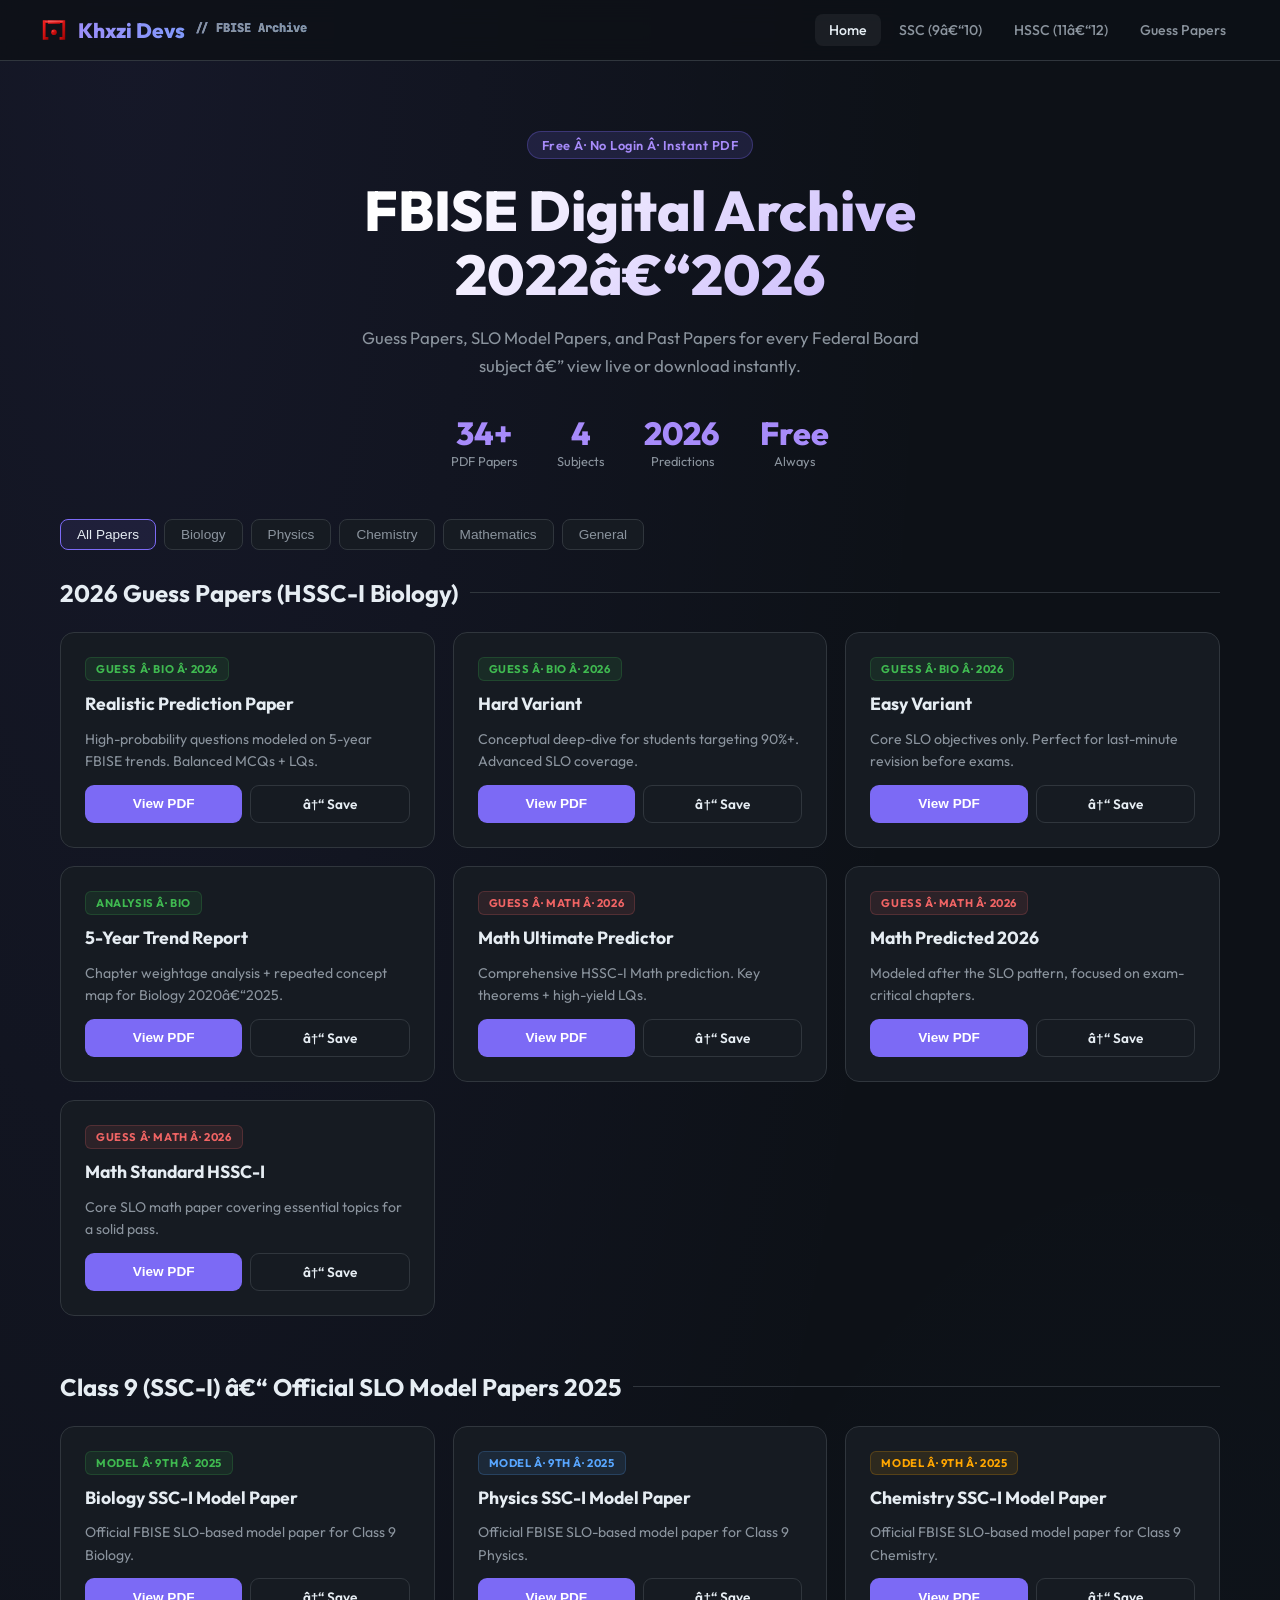
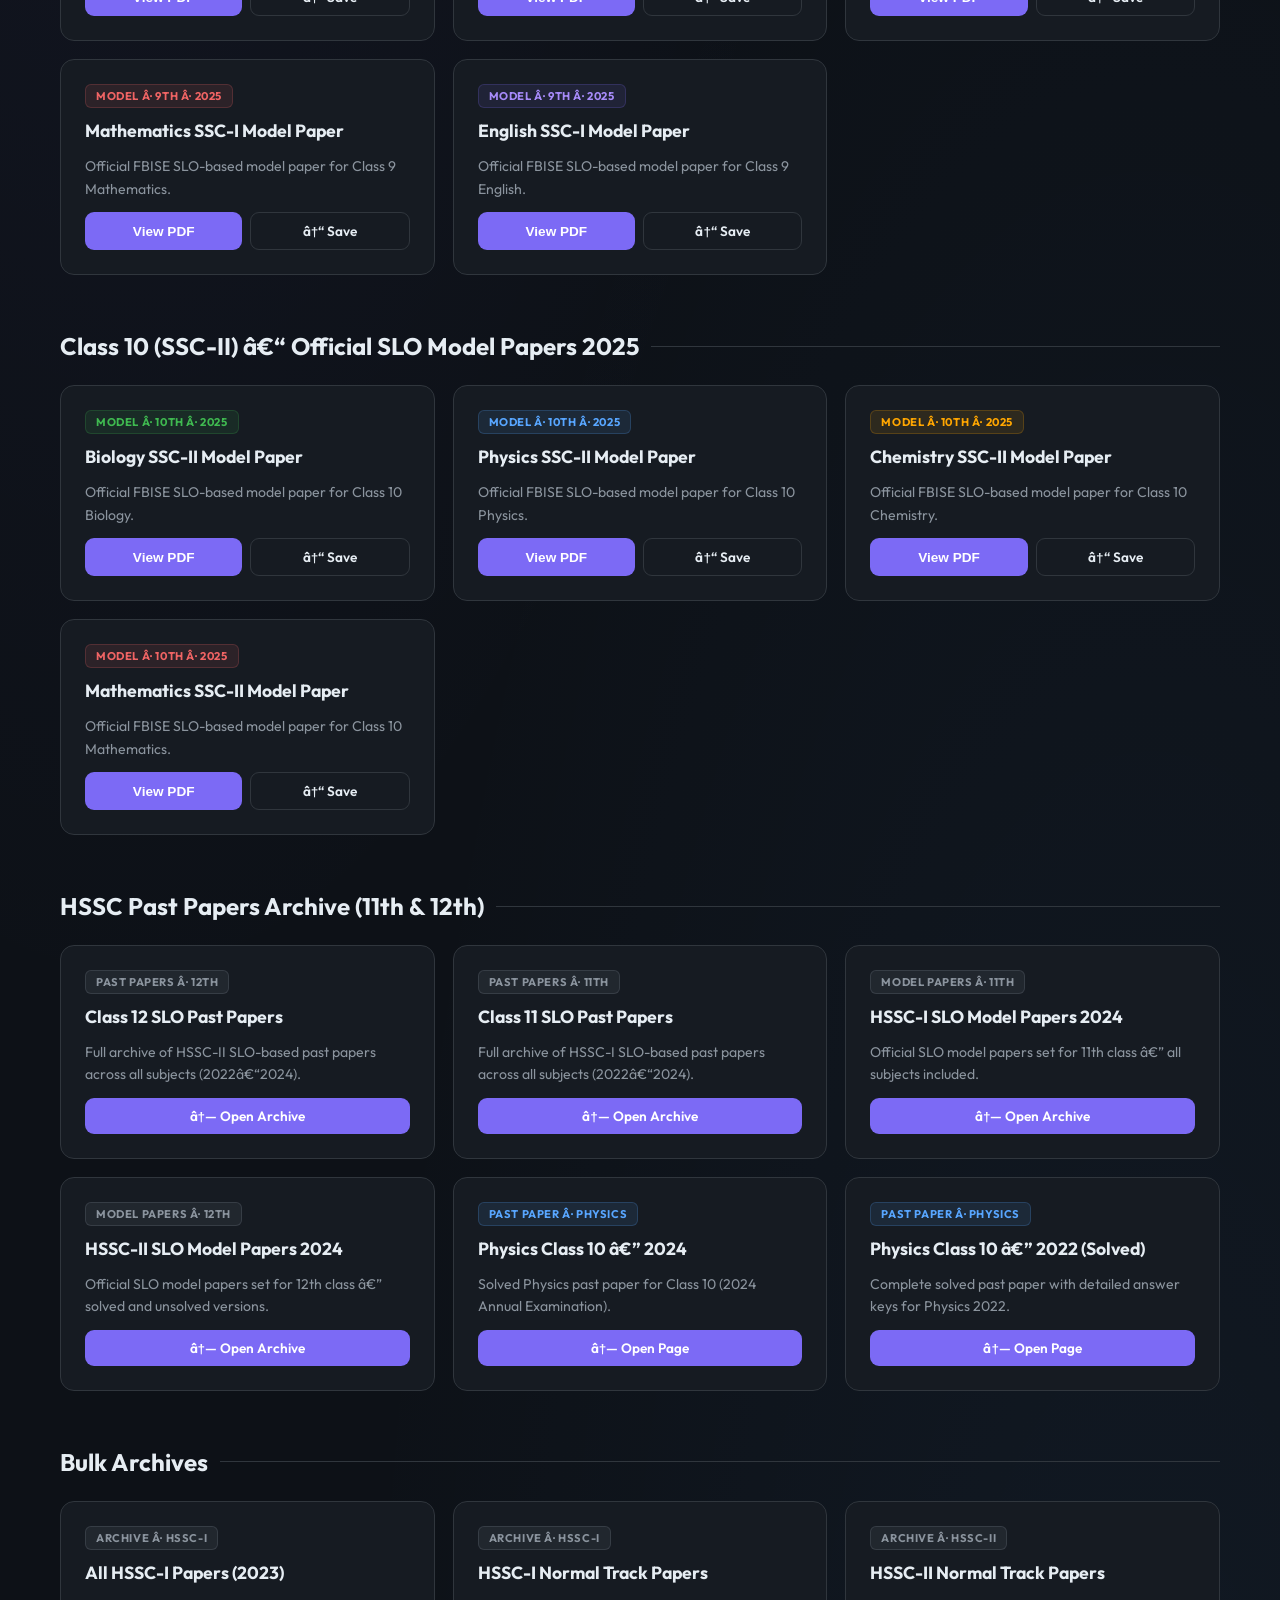
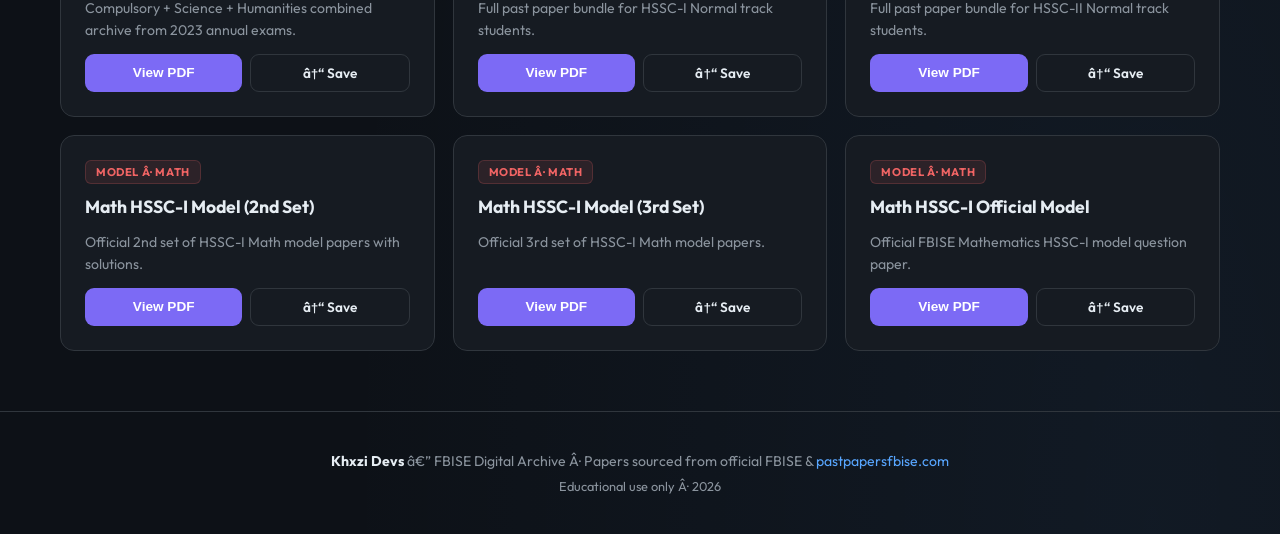
<file: index.html>
﻿<!DOCTYPE html>
<html lang="en">
<head>
<meta charset="UTF-8">
<meta name="viewport" content="width=device-width, initial-scale=1.0">
<meta name="description" content="Khxzi Devs FBISE Archive â€“ Free FBISE guess papers, SLO model papers, and past papers for 9th, 10th, 11th & 12th class. View online or download PDF.">
<title>Khxzi Devs | FBISE Archive â€“ Guess & Model Papers 2025â€“26</title>
<link rel="stylesheet" href="assets/css/style.css">
  <link rel="icon" type="image/svg+xml" href="assets/logo.svg">
</head>
<body>

<nav>
  <div class="nav-inner">
    <a href="index.html" class="logo" style="display:flex;align-items:center;gap:10px;"><img src="assets/logo.svg" alt="Logo" style="height:28px;">Khxzi Devs<span>// FBISE Archive</span></a>
    <div class="nav-links" id="navLinks">
      <a href="index.html" class="active">Home</a>
      <a href="ssc.html">SSC (9â€“10)</a>
      <a href="hssc.html">HSSC (11â€“12)</a>
      <a href="guess.html">Guess Papers</a>
    </div>
    <button class="hamburger" id="hamburger">â˜°</button>
  </div>
</nav>

<!-- HERO -->
<section class="hero fade-up">
  <div class="hero-badge">Free Â· No Login Â· Instant PDF</div>
  <h1>FBISE Digital Archive<br>2022â€“2026</h1>
  <p>Guess Papers, SLO Model Papers, and Past Papers for every Federal Board subject â€” view live or download instantly.</p>
  <div class="hero-stats">
    <div class="stat"><div class="stat-n">34+</div><div class="stat-l">PDF Papers</div></div>
    <div class="stat"><div class="stat-n">4</div><div class="stat-l">Subjects</div></div>
    <div class="stat"><div class="stat-n">2026</div><div class="stat-l">Predictions</div></div>
    <div class="stat"><div class="stat-n">Free</div><div class="stat-l">Always</div></div>
  </div>
</section>

<main class="container">

  <!-- FILTERS -->
  <div class="filters">
    <button class="filter-btn active" data-filter="all">All Papers</button>
    <button class="filter-btn" data-filter="bio">Biology</button>
    <button class="filter-btn" data-filter="phy">Physics</button>
    <button class="filter-btn" data-filter="che">Chemistry</button>
    <button class="filter-btn" data-filter="mat">Mathematics</button>
    <button class="filter-btn" data-filter="gen">General</button>
  </div>

  <!-- 2026 GUESS PAPERS -->
  <h2 class="section-title">2026 Guess Papers (HSSC-I Biology)</h2>
  <div class="grid">
    <div class="card" data-subject="bio">
      <span class="card-tag tag-bio">Guess Â· Bio Â· 2026</span>
      <h3>Realistic Prediction Paper</h3>
      <p>High-probability questions modeled on 5-year FBISE trends. Balanced MCQs + LQs.</p>
      <div class="card-actions">
        <button class="btn btn-view" onclick="viewPDF('papers/FBISE_Biology_2026_Realistic_Paper.pdf','Biology 2026 Realistic')">View PDF</button>
        <a class="btn btn-dl" href="papers/FBISE_Biology_2026_Realistic_Paper.pdf" download>â†“ Save</a>
      </div>
    </div>
    <div class="card" data-subject="bio">
      <span class="card-tag tag-bio">Guess Â· Bio Â· 2026</span>
      <h3>Hard Variant</h3>
      <p>Conceptual deep-dive for students targeting 90%+. Advanced SLO coverage.</p>
      <div class="card-actions">
        <button class="btn btn-view" onclick="viewPDF('papers/FBISE_Biology_2026_Hard_Paper.pdf','Biology 2026 Hard')">View PDF</button>
        <a class="btn btn-dl" href="papers/FBISE_Biology_2026_Hard_Paper.pdf" download>â†“ Save</a>
      </div>
    </div>
    <div class="card" data-subject="bio">
      <span class="card-tag tag-bio">Guess Â· Bio Â· 2026</span>
      <h3>Easy Variant</h3>
      <p>Core SLO objectives only. Perfect for last-minute revision before exams.</p>
      <div class="card-actions">
        <button class="btn btn-view" onclick="viewPDF('papers/FBISE_Biology_2026_Easy_Paper.pdf','Biology 2026 Easy')">View PDF</button>
        <a class="btn btn-dl" href="papers/FBISE_Biology_2026_Easy_Paper.pdf" download>â†“ Save</a>
      </div>
    </div>
    <div class="card" data-subject="bio">
      <span class="card-tag tag-bio">Analysis Â· Bio</span>
      <h3>5-Year Trend Report</h3>
      <p>Chapter weightage analysis + repeated concept map for Biology 2020â€“2025.</p>
      <div class="card-actions">
        <button class="btn btn-view" onclick="viewPDF('papers/FBISE_Biology_2026_Analysis_Report.pdf','Biology Trend Analysis')">View PDF</button>
        <a class="btn btn-dl" href="papers/FBISE_Biology_2026_Analysis_Report.pdf" download>â†“ Save</a>
      </div>
    </div>
    <div class="card" data-subject="mat">
      <span class="card-tag tag-mat">Guess Â· Math Â· 2026</span>
      <h3>Math Ultimate Predictor</h3>
      <p>Comprehensive HSSC-I Math prediction. Key theorems + high-yield LQs.</p>
      <div class="card-actions">
        <button class="btn btn-view" onclick="viewPDF('papers/FBISE_Math_HSSC1_Ultimate_2026.pdf','Math 2026 Ultimate')">View PDF</button>
        <a class="btn btn-dl" href="papers/FBISE_Math_HSSC1_Ultimate_2026.pdf" download>â†“ Save</a>
      </div>
    </div>
    <div class="card" data-subject="mat">
      <span class="card-tag tag-mat">Guess Â· Math Â· 2026</span>
      <h3>Math Predicted 2026</h3>
      <p>Modeled after the SLO pattern, focused on exam-critical chapters.</p>
      <div class="card-actions">
        <button class="btn btn-view" onclick="viewPDF('papers/FBISE_HSSC1_Math_Predicted_2026.pdf','Math 2026 Predicted')">View PDF</button>
        <a class="btn btn-dl" href="papers/FBISE_HSSC1_Math_Predicted_2026.pdf" download>â†“ Save</a>
      </div>
    </div>
    <div class="card" data-subject="mat">
      <span class="card-tag tag-mat">Guess Â· Math Â· 2026</span>
      <h3>Math Standard HSSC-I</h3>
      <p>Core SLO math paper covering essential topics for a solid pass.</p>
      <div class="card-actions">
        <button class="btn btn-view" onclick="viewPDF('papers/FBISE_Math_HSSC1_2026.pdf','Math 2026 Standard')">View PDF</button>
        <a class="btn btn-dl" href="papers/FBISE_Math_HSSC1_2026.pdf" download>â†“ Save</a>
      </div>
    </div>
  </div>

  <!-- 9TH CLASS MODEL PAPERS (downloaded from pastpapersfbise.com) -->
  <h2 class="section-title" style="margin-top:56px">Class 9 (SSC-I) â€“ Official SLO Model Papers 2025</h2>
  <div class="grid">
    <div class="card" data-subject="bio">
      <span class="card-tag tag-bio">Model Â· 9th Â· 2025</span>
      <h3>Biology SSC-I Model Paper</h3>
      <p>Official FBISE SLO-based model paper for Class 9 Biology.</p>
      <div class="card-actions">
        <button class="btn btn-view" onclick="viewPDF('papers/Biology_SSC-I_Model_2025.pdf','Biology SSC-I 2025')">View PDF</button>
        <a class="btn btn-dl" href="papers/Biology_SSC-I_Model_2025.pdf" download>â†“ Save</a>
      </div>
    </div>
    <div class="card" data-subject="phy">
      <span class="card-tag tag-phy">Model Â· 9th Â· 2025</span>
      <h3>Physics SSC-I Model Paper</h3>
      <p>Official FBISE SLO-based model paper for Class 9 Physics.</p>
      <div class="card-actions">
        <button class="btn btn-view" onclick="viewPDF('papers/Physics_SSC-I_Model_2025.pdf','Physics SSC-I 2025')">View PDF</button>
        <a class="btn btn-dl" href="papers/Physics_SSC-I_Model_2025.pdf" download>â†“ Save</a>
      </div>
    </div>
    <div class="card" data-subject="che">
      <span class="card-tag tag-che">Model Â· 9th Â· 2025</span>
      <h3>Chemistry SSC-I Model Paper</h3>
      <p>Official FBISE SLO-based model paper for Class 9 Chemistry.</p>
      <div class="card-actions">
        <button class="btn btn-view" onclick="viewPDF('papers/Chemistry_SSC-I_Model_2025.pdf','Chemistry SSC-I 2025')">View PDF</button>
        <a class="btn btn-dl" href="papers/Chemistry_SSC-I_Model_2025.pdf" download>â†“ Save</a>
      </div>
    </div>
    <div class="card" data-subject="mat">
      <span class="card-tag tag-mat">Model Â· 9th Â· 2025</span>
      <h3>Mathematics SSC-I Model Paper</h3>
      <p>Official FBISE SLO-based model paper for Class 9 Mathematics.</p>
      <div class="card-actions">
        <button class="btn btn-view" onclick="viewPDF('papers/Math_SSC-I_Model_2025.pdf','Math SSC-I 2025')">View PDF</button>
        <a class="btn btn-dl" href="papers/Math_SSC-I_Model_2025.pdf" download>â†“ Save</a>
      </div>
    </div>
    <div class="card" data-subject="gen">
      <span class="card-tag tag-gen">Model Â· 9th Â· 2025</span>
      <h3>English SSC-I Model Paper</h3>
      <p>Official FBISE SLO-based model paper for Class 9 English.</p>
      <div class="card-actions">
        <button class="btn btn-view" onclick="viewPDF('papers/English_SSC-I_Model_2025.pdf','English SSC-I 2025')">View PDF</button>
        <a class="btn btn-dl" href="papers/English_SSC-I_Model_2025.pdf" download>â†“ Save</a>
      </div>
    </div>
  </div>

  <!-- 10TH CLASS MODEL PAPERS -->
  <h2 class="section-title" style="margin-top:56px">Class 10 (SSC-II) â€“ Official SLO Model Papers 2025</h2>
  <div class="grid">
    <div class="card" data-subject="bio">
      <span class="card-tag tag-bio">Model Â· 10th Â· 2025</span>
      <h3>Biology SSC-II Model Paper</h3>
      <p>Official FBISE SLO-based model paper for Class 10 Biology.</p>
      <div class="card-actions">
        <button class="btn btn-view" onclick="viewPDF('papers/Biology_SSC-II_Model_2025.pdf','Biology SSC-II 2025')">View PDF</button>
        <a class="btn btn-dl" href="papers/Biology_SSC-II_Model_2025.pdf" download>â†“ Save</a>
      </div>
    </div>
    <div class="card" data-subject="phy">
      <span class="card-tag tag-phy">Model Â· 10th Â· 2025</span>
      <h3>Physics SSC-II Model Paper</h3>
      <p>Official FBISE SLO-based model paper for Class 10 Physics.</p>
      <div class="card-actions">
        <button class="btn btn-view" onclick="viewPDF('papers/Physics_SSC-II_Model_2025.pdf','Physics SSC-II 2025')">View PDF</button>
        <a class="btn btn-dl" href="papers/Physics_SSC-II_Model_2025.pdf" download>â†“ Save</a>
      </div>
    </div>
    <div class="card" data-subject="che">
      <span class="card-tag tag-che">Model Â· 10th Â· 2025</span>
      <h3>Chemistry SSC-II Model Paper</h3>
      <p>Official FBISE SLO-based model paper for Class 10 Chemistry.</p>
      <div class="card-actions">
        <button class="btn btn-view" onclick="viewPDF('papers/Chemistry_SSC-II_Model_2025.pdf','Chemistry SSC-II 2025')">View PDF</button>
        <a class="btn btn-dl" href="papers/Chemistry_SSC-II_Model_2025.pdf" download>â†“ Save</a>
      </div>
    </div>
    <div class="card" data-subject="mat">
      <span class="card-tag tag-mat">Model Â· 10th Â· 2025</span>
      <h3>Mathematics SSC-II Model Paper</h3>
      <p>Official FBISE SLO-based model paper for Class 10 Mathematics.</p>
      <div class="card-actions">
        <button class="btn btn-view" onclick="viewPDF('papers/Math_SSC-II_Model_2025.pdf','Math SSC-II 2025')">View PDF</button>
        <a class="btn btn-dl" href="papers/Math_SSC-II_Model_2025.pdf" download>â†“ Save</a>
      </div>
    </div>
  </div>

  <!-- HSSC ARCHIVE + PAST PAPERS (external links) -->
  <h2 class="section-title" style="margin-top:56px">HSSC Past Papers Archive (11th &amp; 12th)</h2>
  <div class="grid">
    <div class="card" data-subject="gen">
      <span class="card-tag tag-arc">Past Papers Â· 12th</span>
      <h3>Class 12 SLO Past Papers</h3>
      <p>Full archive of HSSC-II SLO-based past papers across all subjects (2022â€“2024).</p>
      <div class="card-actions">
        <a class="btn btn-view" href="https://pastpapersfbise.com/federal-board-12th-class-slo-past-papers/" target="_blank">â†— Open Archive</a>
      </div>
    </div>
    <div class="card" data-subject="gen">
      <span class="card-tag tag-arc">Past Papers Â· 11th</span>
      <h3>Class 11 SLO Past Papers</h3>
      <p>Full archive of HSSC-I SLO-based past papers across all subjects (2022â€“2024).</p>
      <div class="card-actions">
        <a class="btn btn-view" href="https://pastpapersfbise.com/class-11-fbise-past-papers-pdf-download/" target="_blank">â†— Open Archive</a>
      </div>
    </div>
    <div class="card" data-subject="gen">
      <span class="card-tag tag-arc">Model Papers Â· 11th</span>
      <h3>HSSC-I SLO Model Papers 2024</h3>
      <p>Official SLO model papers set for 11th class â€” all subjects included.</p>
      <div class="card-actions">
        <a class="btn btn-view" href="https://pastpapersfbise.com/fbise-slo-model-papers-hssc-1-latest/" target="_blank">â†— Open Archive</a>
      </div>
    </div>
    <div class="card" data-subject="gen">
      <span class="card-tag tag-arc">Model Papers Â· 12th</span>
      <h3>HSSC-II SLO Model Papers 2024</h3>
      <p>Official SLO model papers set for 12th class â€” solved and unsolved versions.</p>
      <div class="card-actions">
        <a class="btn btn-view" href="https://pastpapersfbise.com/fbise-slo-model-papers-for-class-12/" target="_blank">â†— Open Archive</a>
      </div>
    </div>
    <div class="card" data-subject="phy">
      <span class="card-tag tag-phy">Past Paper Â· Physics</span>
      <h3>Physics Class 10 â€” 2024</h3>
      <p>Solved Physics past paper for Class 10 (2024 Annual Examination).</p>
      <div class="card-actions">
        <a class="btn btn-view" href="https://pastpapersfbise.com/fbise-past-papers-class-10-physics-2024/" target="_blank">â†— Open Page</a>
      </div>
    </div>
    <div class="card" data-subject="phy">
      <span class="card-tag tag-phy">Past Paper Â· Physics</span>
      <h3>Physics Class 10 â€” 2022 (Solved)</h3>
      <p>Complete solved past paper with detailed answer keys for Physics 2022.</p>
      <div class="card-actions">
        <a class="btn btn-view" href="https://pastpapersfbise.com/fbise-physics-past-paper-2022-class-10-solved/" target="_blank">â†— Open Page</a>
      </div>
    </div>
  </div>

  <!-- BULK ARCHIVES -->
  <h2 class="section-title" style="margin-top:56px">Bulk Archives</h2>
  <div class="grid">
    <div class="card" data-subject="gen">
      <span class="card-tag tag-arc">Archive Â· HSSC-I</span>
      <h3>All HSSC-I Papers (2023)</h3>
      <p>Compulsory + Science + Humanities combined archive from 2023 annual exams.</p>
      <div class="card-actions">
        <button class="btn btn-view" onclick="viewPDF('papers/2023 HSSC-I Compulsory+Science+Humanities.pdf','HSSC-I 2023 Full Archive')">View PDF</button>
        <a class="btn btn-dl" href="papers/2023 HSSC-I Compulsory+Science+Humanities.pdf" download>â†“ Save</a>
      </div>
    </div>
    <div class="card" data-subject="gen">
      <span class="card-tag tag-arc">Archive Â· HSSC-I</span>
      <h3>HSSC-I Normal Track Papers</h3>
      <p>Full past paper bundle for HSSC-I Normal track students.</p>
      <div class="card-actions">
        <button class="btn btn-view" onclick="viewPDF('papers/HSSC-I Normal.pdf','HSSC-I Normal')">View PDF</button>
        <a class="btn btn-dl" href="papers/HSSC-I Normal.pdf" download>â†“ Save</a>
      </div>
    </div>
    <div class="card" data-subject="gen">
      <span class="card-tag tag-arc">Archive Â· HSSC-II</span>
      <h3>HSSC-II Normal Track Papers</h3>
      <p>Full past paper bundle for HSSC-II Normal track students.</p>
      <div class="card-actions">
        <button class="btn btn-view" onclick="viewPDF('papers/HSSC-II Normal.pdf','HSSC-II Normal')">View PDF</button>
        <a class="btn btn-dl" href="papers/HSSC-II Normal.pdf" download>â†“ Save</a>
      </div>
    </div>
    <div class="card" data-subject="mat">
      <span class="card-tag tag-mat">Model Â· Math</span>
      <h3>Math HSSC-I Model (2nd Set)</h3>
      <p>Official 2nd set of HSSC-I Math model papers with solutions.</p>
      <div class="card-actions">
        <button class="btn btn-view" onclick="viewPDF('papers/Mathematics HSSC-I (2nd Set).pdf','Math HSSC-I 2nd Set')">View PDF</button>
        <a class="btn btn-dl" href="papers/Mathematics HSSC-I (2nd Set).pdf" download>â†“ Save</a>
      </div>
    </div>
    <div class="card" data-subject="mat">
      <span class="card-tag tag-mat">Model Â· Math</span>
      <h3>Math HSSC-I Model (3rd Set)</h3>
      <p>Official 3rd set of HSSC-I Math model papers.</p>
      <div class="card-actions">
        <button class="btn btn-view" onclick="viewPDF('papers/Mathematics HSSC-I_(3rd Set).pdf','Math HSSC-I 3rd Set')">View PDF</button>
        <a class="btn btn-dl" href="papers/Mathematics HSSC-I_(3rd Set).pdf" download>â†“ Save</a>
      </div>
    </div>
    <div class="card" data-subject="mat">
      <span class="card-tag tag-mat">Model Â· Math</span>
      <h3>Math HSSC-I Official Model</h3>
      <p>Official FBISE Mathematics HSSC-I model question paper.</p>
      <div class="card-actions">
        <button class="btn btn-view" onclick="viewPDF('papers/Mathematics_HSSC-I_Model_Question_Paper.pdf','Math HSSC-I Official')">View PDF</button>
        <a class="btn btn-dl" href="papers/Mathematics_HSSC-I_Model_Question_Paper.pdf" download>â†“ Save</a>
      </div>
    </div>
  </div>

</main>

<!-- PDF VIEWER OVERLAY -->
<div id="viewer">
  <div class="viewer-bar">
    <h3 id="viewer-title">PDF Viewer</h3>
    <div class="viewer-actions">
      <a id="viewer-dl" class="btn btn-dl" download style="padding:8px 14px;text-decoration:none">â†“ Download</a>
      <button class="btn btn-view" onclick="closeViewer()" style="max-width:90px;flex:none">âœ• Close</button>
    </div>
  </div>
  <iframe class="viewer-iframe" id="viewer-iframe" src="about:blank"></iframe>
</div>

<footer>
  <p><strong>Khxzi Devs</strong> â€” FBISE Digital Archive Â· Papers sourced from official FBISE &amp; <a href="https://pastpapersfbise.com" target="_blank" style="color:var(--accent)">pastpapersfbise.com</a></p>
  <p style="margin-top:8px;font-size:.8rem">Educational use only Â· 2026</p>
</footer>

<script src="assets/js/main.js"></script>
</body>
</html>
</file>
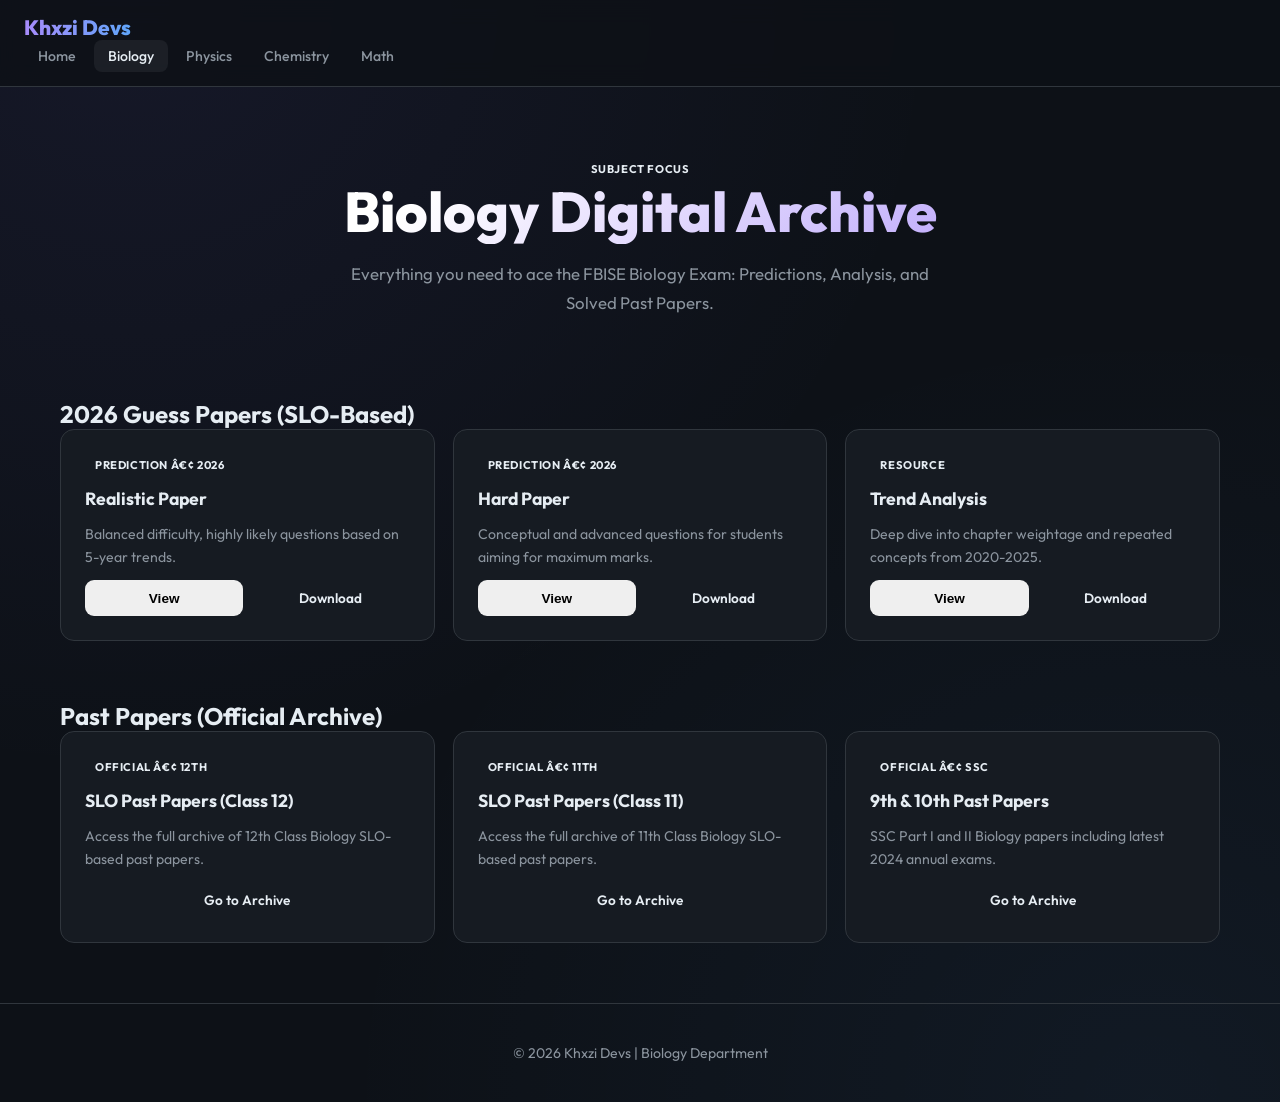
<file: biology.html>
﻿<!DOCTYPE html>
<html lang="en">
<head>
    <meta charset="UTF-8">
    <meta name="viewport" content="width=device-width, initial-scale=1.0">
    <title>Biology Archive | Khxzi Devs</title>
    <link rel="stylesheet" href="assets/css/style.css">
    <link rel="preconnect" href="https://fonts.googleapis.com">
    <link href="https://fonts.googleapis.com/css2?family=Outfit:wght@300;400;600;800&display=swap" rel="stylesheet">
  <link rel="icon" type="image/svg+xml" href="assets/logo.svg">
</head>
<body>
    <nav>
        <div class="nav-container">
            <a href="index.html" class="logo">Khxzi Devs</a>
            <div class="nav-links">
                <a href="index.html">Home</a>
                <a href="biology.html" class="active">Biology</a>
                <a href="physics.html">Physics</a>
                <a href="chemistry.html">Chemistry</a>
                <a href="math.html">Math</a>
            </div>
        </div>
    </nav>

    <main class="container">
        <header class="hero animate-up">
            <span class="card-tag">Subject Focus</span>
            <h1>Biology Digital Archive</h1>
            <p>Everything you need to ace the FBISE Biology Exam: Predictions, Analysis, and Solved Past Papers.</p>
        </header>

        <section class="animate-up">
            <h2>2026 Guess Papers (SLO-Based)</h2>
            <div class="grid">
                <!-- Realistic -->
                <div class="card">
                    <span class="card-tag">Prediction â€¢ 2026</span>
                    <h3>Realistic Paper</h3>
                    <p>Balanced difficulty, highly likely questions based on 5-year trends.</p>
                    <div class="card-actions">
                        <button class="btn btn-primary" onclick="viewPDF('papers/FBISE_Biology_2026_Realistic_Paper.pdf')">View</button>
                        <a href="papers/FBISE_Biology_2026_Realistic_Paper.pdf" download class="btn btn-outline">Download</a>
                    </div>
                </div>

                <!-- Hard -->
                <div class="card">
                    <span class="card-tag">Prediction â€¢ 2026</span>
                    <h3>Hard Paper</h3>
                    <p>Conceptual and advanced questions for students aiming for maximum marks.</p>
                    <div class="card-actions">
                        <button class="btn btn-primary" onclick="viewPDF('papers/FBISE_Biology_2026_Hard_Paper.pdf')">View</button>
                        <a href="papers/FBISE_Biology_2026_Hard_Paper.pdf" download class="btn btn-outline">Download</a>
                    </div>
                </div>

                <!-- Analysis -->
                <div class="card">
                    <span class="card-tag">Resource</span>
                    <h3>Trend Analysis</h3>
                    <p>Deep dive into chapter weightage and repeated concepts from 2020-2025.</p>
                    <div class="card-actions">
                        <button class="btn btn-primary" onclick="viewPDF('papers/FBISE_Biology_2026_Analysis_Report.pdf')">View</button>
                        <a href="papers/FBISE_Biology_2026_Analysis_Report.pdf" download class="btn btn-outline">Download</a>
                    </div>
                </div>
            </div>
        </section>

        <section style="margin-top: 60px;" class="animate-up">
            <h2>Past Papers (Official Archive)</h2>
            <div class="grid">
                <div class="card">
                    <span class="card-tag">Official â€¢ 12th</span>
                    <h3>SLO Past Papers (Class 12)</h3>
                    <p>Access the full archive of 12th Class Biology SLO-based past papers.</p>
                    <a href="https://pastpapersfbise.com/federal-board-12th-class-slo-past-papers/" target="_blank" class="btn btn-outline">Go to Archive</a>
                </div>
                <div class="card">
                    <span class="card-tag">Official â€¢ 11th</span>
                    <h3>SLO Past Papers (Class 11)</h3>
                    <p>Access the full archive of 11th Class Biology SLO-based past papers.</p>
                    <a href="https://pastpapersfbise.com/class-11-fbise-past-papers-pdf-download/" target="_blank" class="btn btn-outline">Go to Archive</a>
                </div>
                <div class="card">
                    <span class="card-tag">Official â€¢ SSC</span>
                    <h3>9th & 10th Past Papers</h3>
                    <p>SSC Part I and II Biology papers including latest 2024 annual exams.</p>
                    <a href="https://pastpapersfbise.com/fbise-9th-class-past-papers/" target="_blank" class="btn btn-outline">Go to Archive</a>
                </div>
            </div>
        </section>
    </main>

    <div class="viewer-overlay" id="viewer">
        <div class="viewer-header">
            <h3 id="viewer-title">PDF Viewer</h3>
            <button class="btn btn-primary" style="max-width: 100px;" onclick="closeViewer()">Close</button>
        </div>
        <div class="viewer-content">
            <iframe id="pdf-frame"></iframe>
        </div>
    </div>

    <footer>
        <p>&copy; 2026 Khxzi Devs | Biology Department</p>
    </footer>

    <script src="assets/js/main.js"></script>
</body>
</html>
</file>
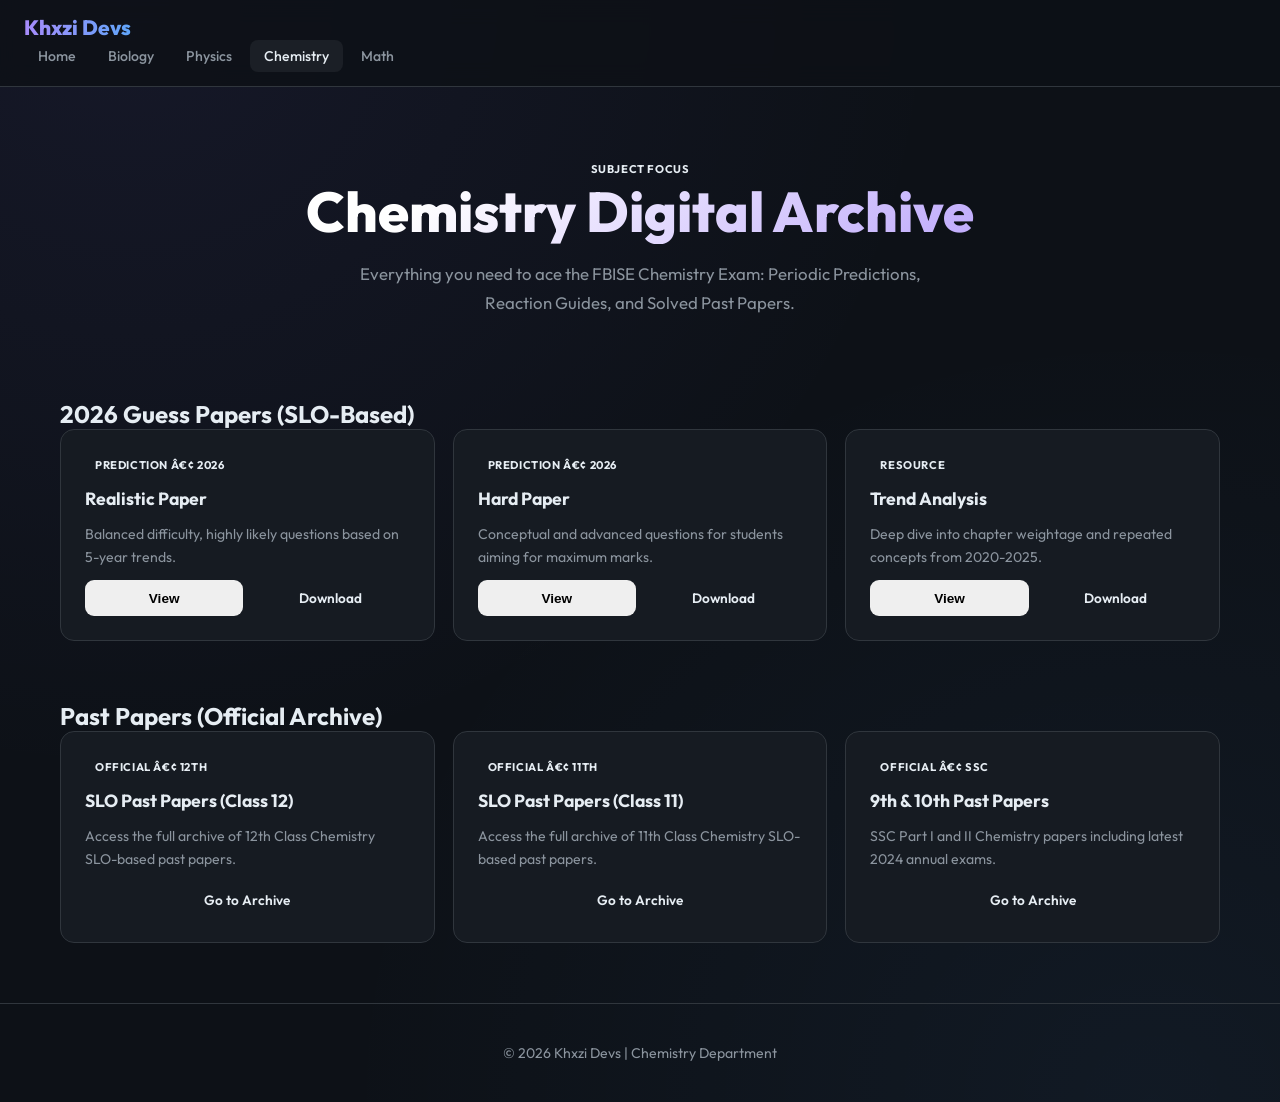
<file: chemistry.html>
﻿<!DOCTYPE html>
<html lang="en">
<head>
    <meta charset="UTF-8">
    <meta name="viewport" content="width=device-width, initial-scale=1.0">
    <title>Chemistry Archive | Khxzi Devs</title>
    <link rel="stylesheet" href="assets/css/style.css">
    <link rel="preconnect" href="https://fonts.googleapis.com">
    <link href="https://fonts.googleapis.com/css2?family=Outfit:wght@300;400;600;800&display=swap" rel="stylesheet">
  <link rel="icon" type="image/svg+xml" href="assets/logo.svg">
</head>
<body>
    <nav>
        <div class="nav-container">
            <a href="index.html" class="logo">Khxzi Devs</a>
            <div class="nav-links">
                <a href="index.html">Home</a>
                <a href="biology.html">Biology</a>
                <a href="physics.html">Physics</a>
                <a href="chemistry.html" class="active">Chemistry</a>
                <a href="math.html">Math</a>
            </div>
        </div>
    </nav>

    <main class="container">
        <header class="hero animate-up">
            <span class="card-tag">Subject Focus</span>
            <h1>Chemistry Digital Archive</h1>
            <p>Everything you need to ace the FBISE Chemistry Exam: Periodic Predictions, Reaction Guides, and Solved Past Papers.</p>
        </header>

        <section class="animate-up">
            <h2>2026 Guess Papers (SLO-Based)</h2>
            <div class="grid">
                <!-- Realistic -->
                <div class="card">
                    <span class="card-tag">Prediction â€¢ 2026</span>
                    <h3>Realistic Paper</h3>
                    <p>Balanced difficulty, highly likely questions based on 5-year trends.</p>
                    <div class="card-actions">
                        <button class="btn btn-primary" onclick="viewPDF('papers/FBISE_Biology_2026_Realistic_Paper.pdf')">View</button>
                        <a href="papers/FBISE_Biology_2026_Realistic_Paper.pdf" download class="btn btn-outline">Download</a>
                    </div>
                </div>

                <!-- Hard -->
                <div class="card">
                    <span class="card-tag">Prediction â€¢ 2026</span>
                    <h3>Hard Paper</h3>
                    <p>Conceptual and advanced questions for students aiming for maximum marks.</p>
                    <div class="card-actions">
                        <button class="btn btn-primary" onclick="viewPDF('papers/FBISE_Biology_2026_Hard_Paper.pdf')">View</button>
                        <a href="papers/FBISE_Biology_2026_Hard_Paper.pdf" download class="btn btn-outline">Download</a>
                    </div>
                </div>

                <!-- Analysis -->
                <div class="card">
                    <span class="card-tag">Resource</span>
                    <h3>Trend Analysis</h3>
                    <p>Deep dive into chapter weightage and repeated concepts from 2020-2025.</p>
                    <div class="card-actions">
                        <button class="btn btn-primary" onclick="viewPDF('papers/FBISE_Biology_2026_Analysis_Report.pdf')">View</button>
                        <a href="papers/FBISE_Biology_2026_Analysis_Report.pdf" download class="btn btn-outline">Download</a>
                    </div>
                </div>
            </div>
        </section>

        <section style="margin-top: 60px;" class="animate-up">
            <h2>Past Papers (Official Archive)</h2>
            <div class="grid">
                <div class="card">
                    <span class="card-tag">Official â€¢ 12th</span>
                    <h3>SLO Past Papers (Class 12)</h3>
                    <p>Access the full archive of 12th Class Chemistry SLO-based past papers.</p>
                    <a href="https://pastpapersfbise.com/fbise-slo-model-papers-for-class-12/" target="_blank" class="btn btn-outline">Go to Archive</a>
                </div>
                <div class="card">
                    <span class="card-tag">Official â€¢ 11th</span>
                    <h3>SLO Past Papers (Class 11)</h3>
                    <p>Access the full archive of 11th Class Chemistry SLO-based past papers.</p>
                    <a href="https://pastpapersfbise.com/fbise-slo-model-papers-hssc-1-latest/" target="_blank" class="btn btn-outline">Go to Archive</a>
                </div>
                <div class="card">
                    <span class="card-tag">Official â€¢ SSC</span>
                    <h3>9th & 10th Past Papers</h3>
                    <p>SSC Part I and II Chemistry papers including latest 2024 annual exams.</p>
                    <a href="https://pastpapersfbise.com/fbise-9th-class-past-papers/" target="_blank" class="btn btn-outline">Go to Archive</a>
                </div>
            </div>
        </section>
    </main>

    <div class="viewer-overlay" id="viewer">
        <div class="viewer-header">
            <h3 id="viewer-title">PDF Viewer</h3>
            <button class="btn btn-primary" style="max-width: 100px;" onclick="closeViewer()">Close</button>
        </div>
        <div class="viewer-content">
            <iframe id="pdf-frame"></iframe>
        </div>
    </div>

    <footer>
        <p>&copy; 2026 Khxzi Devs | Chemistry Department</p>
    </footer>

    <script src="assets/js/main.js"></script>
</body>
</html>
</file>
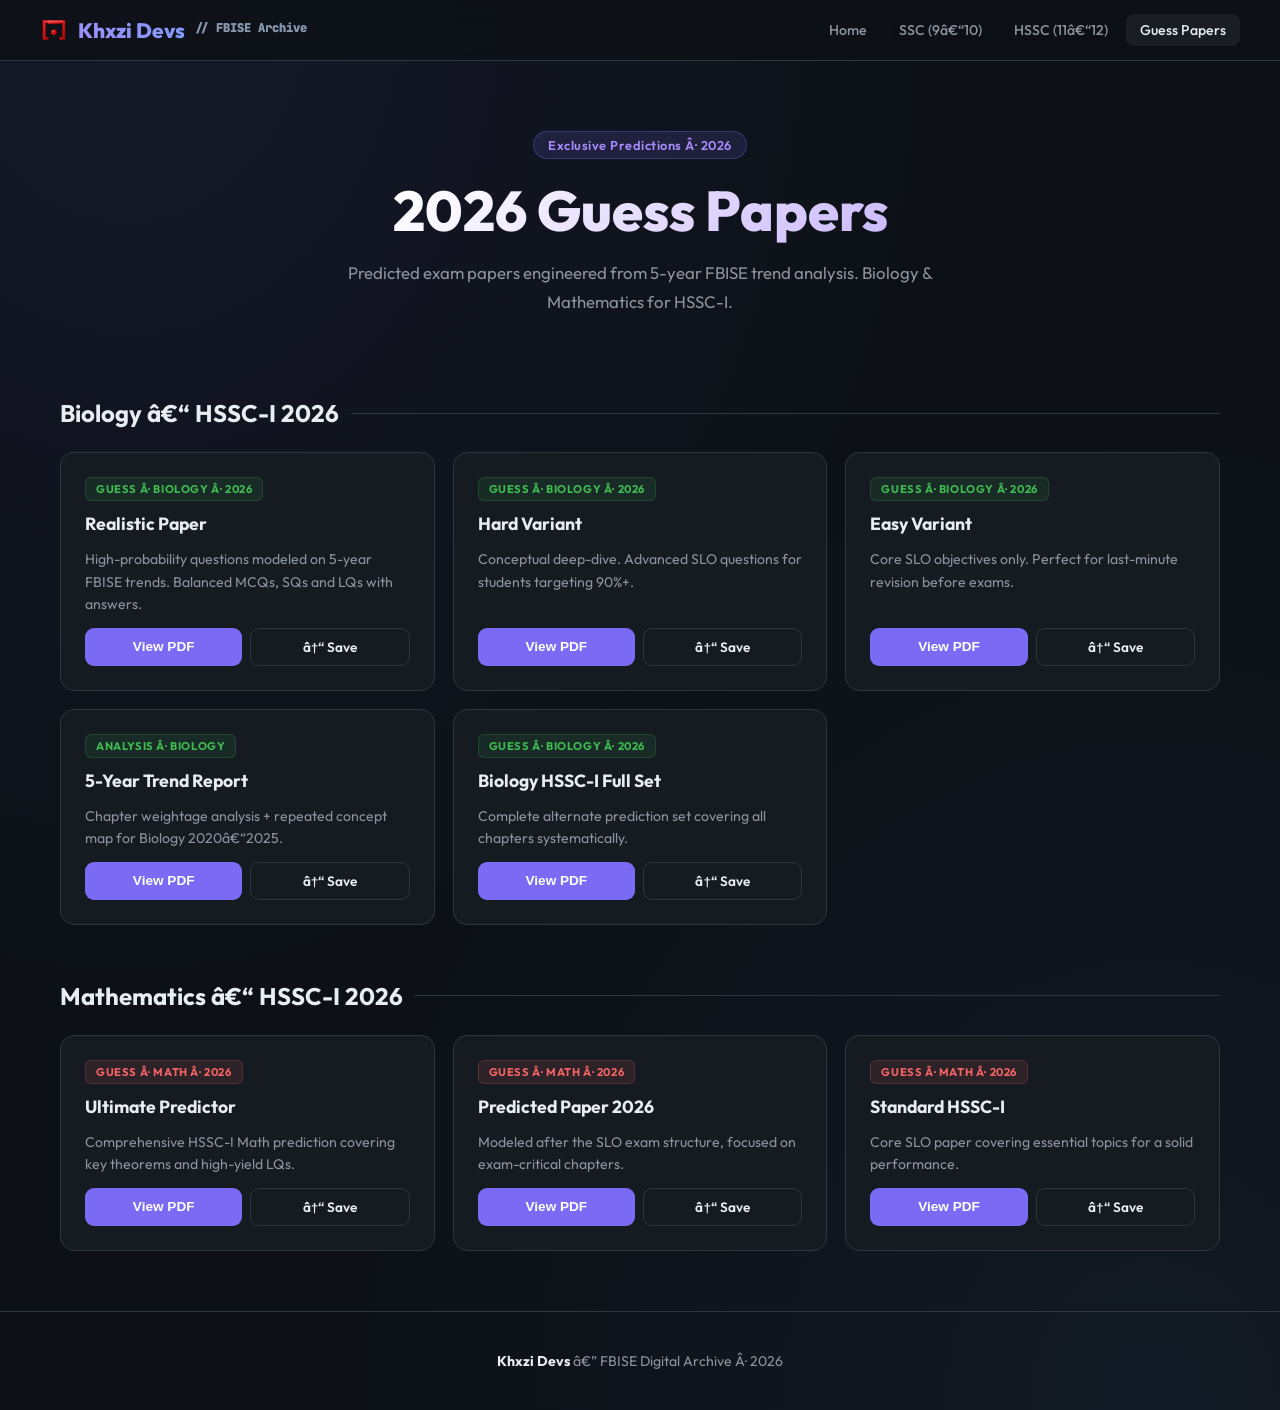
<file: guess.html>
﻿<!DOCTYPE html>
<html lang="en">
<head>
<meta charset="UTF-8">
<meta name="viewport" content="width=device-width, initial-scale=1.0">
<meta name="description" content="FBISE 2026 Guess Papers â€” Biology, Math predictions for HSSC-I. Free download and live viewer.">
<title>2026 Guess Papers | Khxzi Devs FBISE Archive</title>
<link rel="stylesheet" href="assets/css/style.css">
  <link rel="icon" type="image/svg+xml" href="assets/logo.svg">
</head>
<body>
<nav>
  <div class="nav-inner">
    <a href="index.html" class="logo" style="display:flex;align-items:center;gap:10px;"><img src="assets/logo.svg" alt="Logo" style="height:28px;">Khxzi Devs<span>// FBISE Archive</span></a>
    <div class="nav-links" id="navLinks">
      <a href="index.html">Home</a>
      <a href="ssc.html">SSC (9â€“10)</a>
      <a href="hssc.html">HSSC (11â€“12)</a>
      <a href="guess.html" class="active">Guess Papers</a>
    </div>
    <button class="hamburger" id="hamburger">â˜°</button>
  </div>
</nav>
<section class="hero fade-up">
  <div class="hero-badge">Exclusive Predictions Â· 2026</div>
  <h1>2026 Guess Papers</h1>
  <p>Predicted exam papers engineered from 5-year FBISE trend analysis. Biology &amp; Mathematics for HSSC-I.</p>
</section>
<main class="container">
  <h2 class="section-title">Biology â€“ HSSC-I 2026</h2>
  <div class="grid">
    <div class="card" data-subject="bio">
      <span class="card-tag tag-bio">Guess Â· Biology Â· 2026</span>
      <h3>Realistic Paper</h3>
      <p>High-probability questions modeled on 5-year FBISE trends. Balanced MCQs, SQs and LQs with answers.</p>
      <div class="card-actions">
        <button class="btn btn-view" onclick="viewPDF('papers/FBISE_Biology_2026_Realistic_Paper.pdf','Biology 2026 Realistic')">View PDF</button>
        <a class="btn btn-dl" href="papers/FBISE_Biology_2026_Realistic_Paper.pdf" download>â†“ Save</a>
      </div>
    </div>
    <div class="card" data-subject="bio">
      <span class="card-tag tag-bio">Guess Â· Biology Â· 2026</span>
      <h3>Hard Variant</h3>
      <p>Conceptual deep-dive. Advanced SLO questions for students targeting 90%+.</p>
      <div class="card-actions">
        <button class="btn btn-view" onclick="viewPDF('papers/FBISE_Biology_2026_Hard_Paper.pdf','Biology 2026 Hard')">View PDF</button>
        <a class="btn btn-dl" href="papers/FBISE_Biology_2026_Hard_Paper.pdf" download>â†“ Save</a>
      </div>
    </div>
    <div class="card" data-subject="bio">
      <span class="card-tag tag-bio">Guess Â· Biology Â· 2026</span>
      <h3>Easy Variant</h3>
      <p>Core SLO objectives only. Perfect for last-minute revision before exams.</p>
      <div class="card-actions">
        <button class="btn btn-view" onclick="viewPDF('papers/FBISE_Biology_2026_Easy_Paper.pdf','Biology 2026 Easy')">View PDF</button>
        <a class="btn btn-dl" href="papers/FBISE_Biology_2026_Easy_Paper.pdf" download>â†“ Save</a>
      </div>
    </div>
    <div class="card" data-subject="bio">
      <span class="card-tag tag-bio">Analysis Â· Biology</span>
      <h3>5-Year Trend Report</h3>
      <p>Chapter weightage analysis + repeated concept map for Biology 2020â€“2025.</p>
      <div class="card-actions">
        <button class="btn btn-view" onclick="viewPDF('papers/FBISE_Biology_2026_Analysis_Report.pdf','Biology Trend Analysis')">View PDF</button>
        <a class="btn btn-dl" href="papers/FBISE_Biology_2026_Analysis_Report.pdf" download>â†“ Save</a>
      </div>
    </div>
    <div class="card" data-subject="bio">
      <span class="card-tag tag-bio">Guess Â· Biology Â· 2026</span>
      <h3>Biology HSSC-I Full Set</h3>
      <p>Complete alternate prediction set covering all chapters systematically.</p>
      <div class="card-actions">
        <button class="btn btn-view" onclick="viewPDF('papers/FBISE_Biology_HSSC1_2026.pdf','Biology HSSC-I 2026')">View PDF</button>
        <a class="btn btn-dl" href="papers/FBISE_Biology_HSSC1_2026.pdf" download>â†“ Save</a>
      </div>
    </div>
  </div>

  <h2 class="section-title" style="margin-top:56px">Mathematics â€“ HSSC-I 2026</h2>
  <div class="grid">
    <div class="card" data-subject="mat">
      <span class="card-tag tag-mat">Guess Â· Math Â· 2026</span>
      <h3>Ultimate Predictor</h3>
      <p>Comprehensive HSSC-I Math prediction covering key theorems and high-yield LQs.</p>
      <div class="card-actions">
        <button class="btn btn-view" onclick="viewPDF('papers/FBISE_Math_HSSC1_Ultimate_2026.pdf','Math 2026 Ultimate')">View PDF</button>
        <a class="btn btn-dl" href="papers/FBISE_Math_HSSC1_Ultimate_2026.pdf" download>â†“ Save</a>
      </div>
    </div>
    <div class="card" data-subject="mat">
      <span class="card-tag tag-mat">Guess Â· Math Â· 2026</span>
      <h3>Predicted Paper 2026</h3>
      <p>Modeled after the SLO exam structure, focused on exam-critical chapters.</p>
      <div class="card-actions">
        <button class="btn btn-view" onclick="viewPDF('papers/FBISE_HSSC1_Math_Predicted_2026.pdf','Math 2026 Predicted')">View PDF</button>
        <a class="btn btn-dl" href="papers/FBISE_HSSC1_Math_Predicted_2026.pdf" download>â†“ Save</a>
      </div>
    </div>
    <div class="card" data-subject="mat">
      <span class="card-tag tag-mat">Guess Â· Math Â· 2026</span>
      <h3>Standard HSSC-I</h3>
      <p>Core SLO paper covering essential topics for a solid performance.</p>
      <div class="card-actions">
        <button class="btn btn-view" onclick="viewPDF('papers/FBISE_Math_HSSC1_2026.pdf','Math 2026 Standard')">View PDF</button>
        <a class="btn btn-dl" href="papers/FBISE_Math_HSSC1_2026.pdf" download>â†“ Save</a>
      </div>
    </div>
  </div>
</main>

<div id="viewer">
  <div class="viewer-bar">
    <h3 id="viewer-title">PDF Viewer</h3>
    <div class="viewer-actions">
      <a id="viewer-dl" class="btn btn-dl" download style="padding:8px 14px;text-decoration:none">â†“ Download</a>
      <button class="btn btn-view" onclick="closeViewer()" style="max-width:90px;flex:none">âœ• Close</button>
    </div>
  </div>
  <iframe class="viewer-iframe" id="viewer-iframe" src="about:blank"></iframe>
</div>

<footer>
  <p><strong>Khxzi Devs</strong> â€” FBISE Digital Archive Â· 2026</p>
</footer>
<script src="assets/js/main.js"></script>
</body>
</html>
</file>
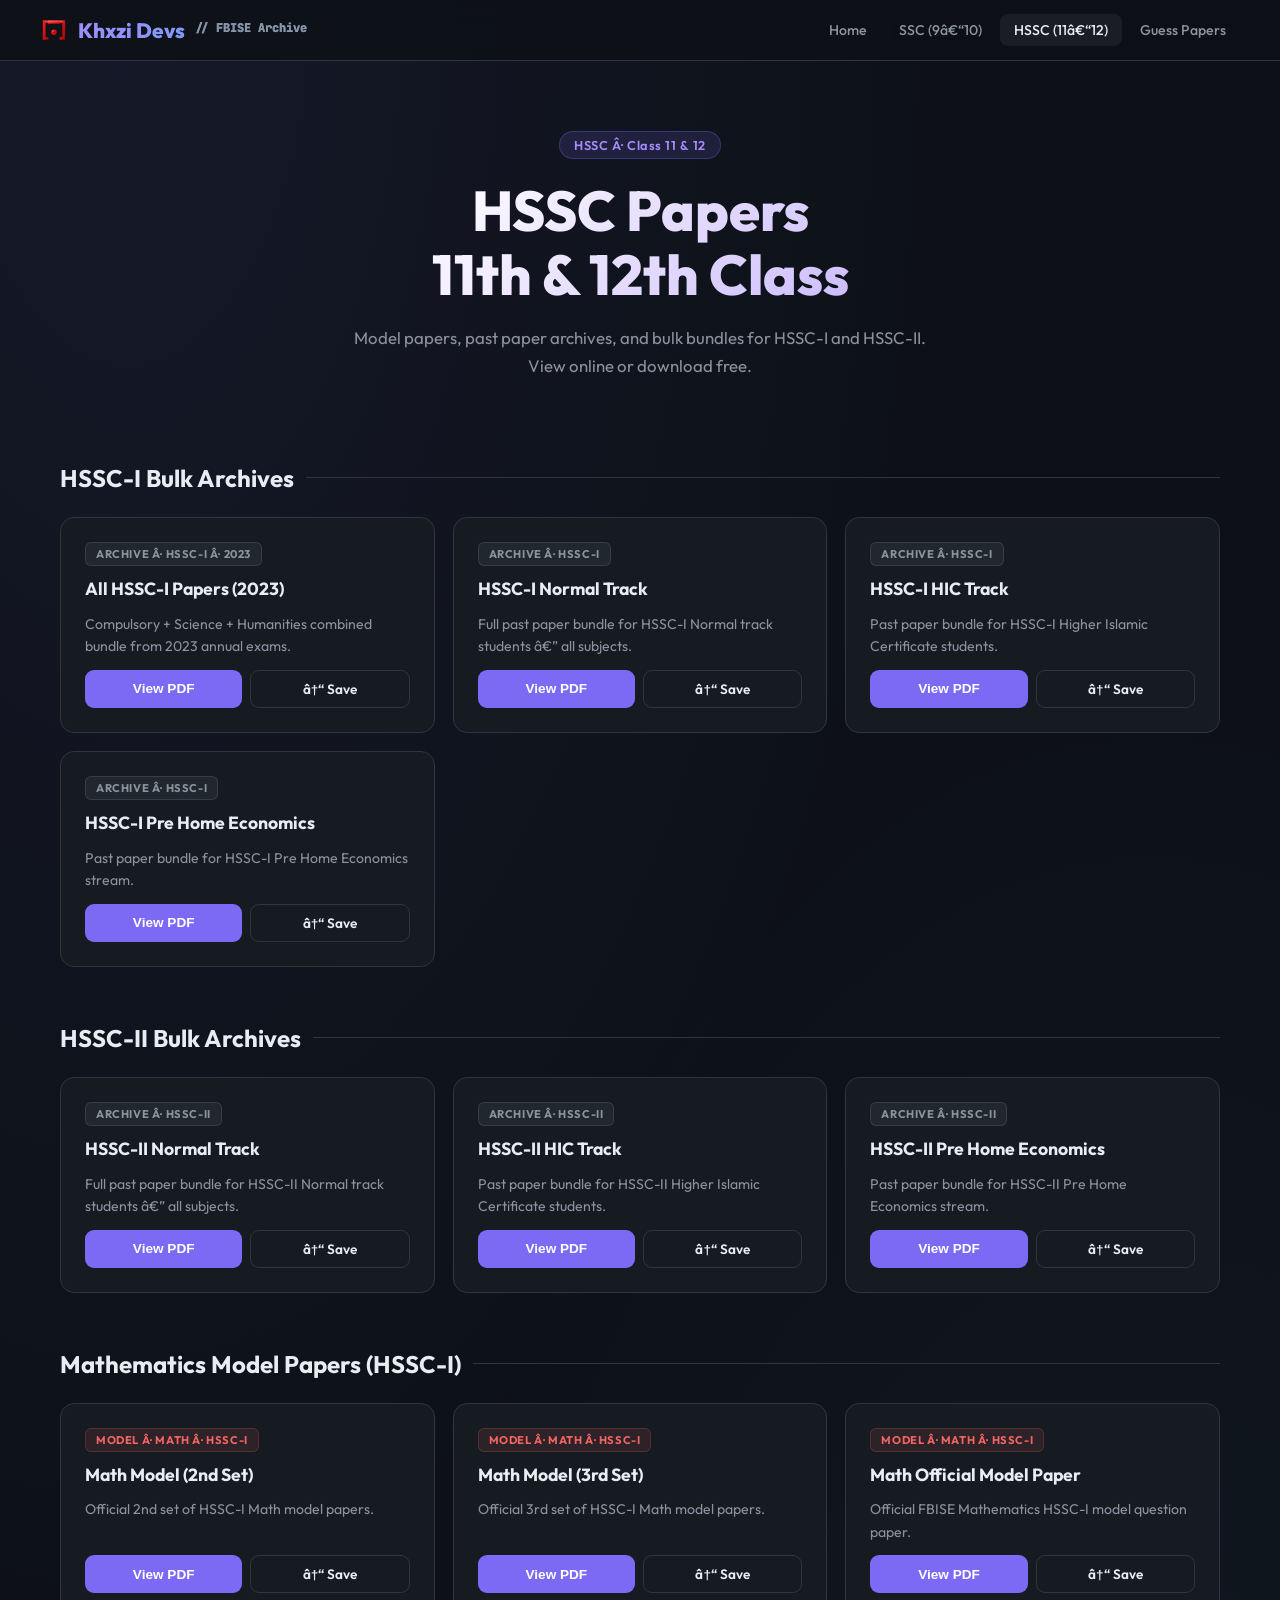
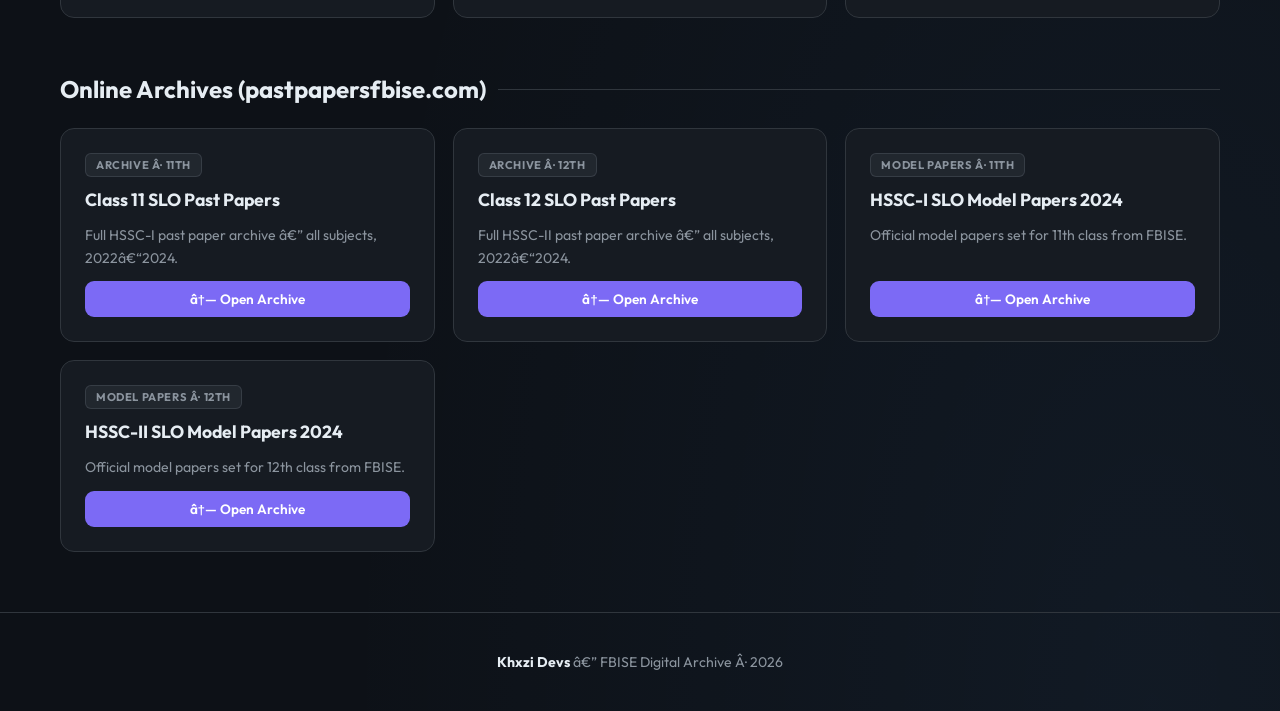
<file: hssc.html>
﻿<!DOCTYPE html>
<html lang="en">
<head>
<meta charset="UTF-8">
<meta name="viewport" content="width=device-width, initial-scale=1.0">
<meta name="description" content="FBISE HSSC 11th and 12th Class SLO Past Papers and Model Papers â€” Biology, Physics, Chemistry, Math. Free download and live viewer.">
<title>HSSC 11th & 12th Papers | Khxzi Devs FBISE Archive</title>
<link rel="stylesheet" href="assets/css/style.css">
  <link rel="icon" type="image/svg+xml" href="assets/logo.svg">
</head>
<body>
<nav>
  <div class="nav-inner">
    <a href="index.html" class="logo" style="display:flex;align-items:center;gap:10px;"><img src="assets/logo.svg" alt="Logo" style="height:28px;">Khxzi Devs<span>// FBISE Archive</span></a>
    <div class="nav-links" id="navLinks">
      <a href="index.html">Home</a>
      <a href="ssc.html">SSC (9â€“10)</a>
      <a href="hssc.html" class="active">HSSC (11â€“12)</a>
      <a href="guess.html">Guess Papers</a>
    </div>
    <button class="hamburger" id="hamburger">â˜°</button>
  </div>
</nav>
<section class="hero fade-up">
  <div class="hero-badge">HSSC Â· Class 11 & 12</div>
  <h1>HSSC Papers<br>11th &amp; 12th Class</h1>
  <p>Model papers, past paper archives, and bulk bundles for HSSC-I and HSSC-II. View online or download free.</p>
</section>
<main class="container">
  <h2 class="section-title">HSSC-I Bulk Archives</h2>
  <div class="grid">
    <div class="card">
      <span class="card-tag tag-arc">Archive Â· HSSC-I Â· 2023</span>
      <h3>All HSSC-I Papers (2023)</h3>
      <p>Compulsory + Science + Humanities combined bundle from 2023 annual exams.</p>
      <div class="card-actions">
        <button class="btn btn-view" onclick="viewPDF('papers/2023 HSSC-I Compulsory+Science+Humanities.pdf','HSSC-I 2023 Full Archive')">View PDF</button>
        <a class="btn btn-dl" href="papers/2023 HSSC-I Compulsory+Science+Humanities.pdf" download>â†“ Save</a>
      </div>
    </div>
    <div class="card">
      <span class="card-tag tag-arc">Archive Â· HSSC-I</span>
      <h3>HSSC-I Normal Track</h3>
      <p>Full past paper bundle for HSSC-I Normal track students â€” all subjects.</p>
      <div class="card-actions">
        <button class="btn btn-view" onclick="viewPDF('papers/HSSC-I Normal.pdf','HSSC-I Normal')">View PDF</button>
        <a class="btn btn-dl" href="papers/HSSC-I Normal.pdf" download>â†“ Save</a>
      </div>
    </div>
    <div class="card">
      <span class="card-tag tag-arc">Archive Â· HSSC-I</span>
      <h3>HSSC-I HIC Track</h3>
      <p>Past paper bundle for HSSC-I Higher Islamic Certificate students.</p>
      <div class="card-actions">
        <button class="btn btn-view" onclick="viewPDF('papers/HSSC-I HIC.pdf','HSSC-I HIC')">View PDF</button>
        <a class="btn btn-dl" href="papers/HSSC-I HIC.pdf" download>â†“ Save</a>
      </div>
    </div>
    <div class="card">
      <span class="card-tag tag-arc">Archive Â· HSSC-I</span>
      <h3>HSSC-I Pre Home Economics</h3>
      <p>Past paper bundle for HSSC-I Pre Home Economics stream.</p>
      <div class="card-actions">
        <button class="btn btn-view" onclick="viewPDF('papers/HSSC-I Pre Home Economics.pdf','HSSC-I PHE')">View PDF</button>
        <a class="btn btn-dl" href="papers/HSSC-I Pre Home Economics.pdf" download>â†“ Save</a>
      </div>
    </div>
  </div>

  <h2 class="section-title" style="margin-top:56px">HSSC-II Bulk Archives</h2>
  <div class="grid">
    <div class="card">
      <span class="card-tag tag-arc">Archive Â· HSSC-II</span>
      <h3>HSSC-II Normal Track</h3>
      <p>Full past paper bundle for HSSC-II Normal track students â€” all subjects.</p>
      <div class="card-actions">
        <button class="btn btn-view" onclick="viewPDF('papers/HSSC-II Normal.pdf','HSSC-II Normal')">View PDF</button>
        <a class="btn btn-dl" href="papers/HSSC-II Normal.pdf" download>â†“ Save</a>
      </div>
    </div>
    <div class="card">
      <span class="card-tag tag-arc">Archive Â· HSSC-II</span>
      <h3>HSSC-II HIC Track</h3>
      <p>Past paper bundle for HSSC-II Higher Islamic Certificate students.</p>
      <div class="card-actions">
        <button class="btn btn-view" onclick="viewPDF('papers/HSSC-II HIC.pdf','HSSC-II HIC')">View PDF</button>
        <a class="btn btn-dl" href="papers/HSSC-II HIC.pdf" download>â†“ Save</a>
      </div>
    </div>
    <div class="card">
      <span class="card-tag tag-arc">Archive Â· HSSC-II</span>
      <h3>HSSC-II Pre Home Economics</h3>
      <p>Past paper bundle for HSSC-II Pre Home Economics stream.</p>
      <div class="card-actions">
        <button class="btn btn-view" onclick="viewPDF('papers/HSSC-II Pre Home Economics.pdf','HSSC-II PHE')">View PDF</button>
        <a class="btn btn-dl" href="papers/HSSC-II Pre Home Economics.pdf" download>â†“ Save</a>
      </div>
    </div>
  </div>

  <h2 class="section-title" style="margin-top:56px">Mathematics Model Papers (HSSC-I)</h2>
  <div class="grid">
    <div class="card">
      <span class="card-tag tag-mat">Model Â· Math Â· HSSC-I</span>
      <h3>Math Model (2nd Set)</h3>
      <p>Official 2nd set of HSSC-I Math model papers.</p>
      <div class="card-actions">
        <button class="btn btn-view" onclick="viewPDF('papers/Mathematics HSSC-I (2nd Set).pdf','Math HSSC-I 2nd Set')">View PDF</button>
        <a class="btn btn-dl" href="papers/Mathematics HSSC-I (2nd Set).pdf" download>â†“ Save</a>
      </div>
    </div>
    <div class="card">
      <span class="card-tag tag-mat">Model Â· Math Â· HSSC-I</span>
      <h3>Math Model (3rd Set)</h3>
      <p>Official 3rd set of HSSC-I Math model papers.</p>
      <div class="card-actions">
        <button class="btn btn-view" onclick="viewPDF('papers/Mathematics HSSC-I_(3rd Set).pdf','Math HSSC-I 3rd Set')">View PDF</button>
        <a class="btn btn-dl" href="papers/Mathematics HSSC-I_(3rd Set).pdf" download>â†“ Save</a>
      </div>
    </div>
    <div class="card">
      <span class="card-tag tag-mat">Model Â· Math Â· HSSC-I</span>
      <h3>Math Official Model Paper</h3>
      <p>Official FBISE Mathematics HSSC-I model question paper.</p>
      <div class="card-actions">
        <button class="btn btn-view" onclick="viewPDF('papers/Mathematics_HSSC-I_Model_Question_Paper.pdf','Math HSSC-I Official')">View PDF</button>
        <a class="btn btn-dl" href="papers/Mathematics_HSSC-I_Model_Question_Paper.pdf" download>â†“ Save</a>
      </div>
    </div>
  </div>

  <h2 class="section-title" style="margin-top:56px">Online Archives (pastpapersfbise.com)</h2>
  <div class="grid">
    <div class="card">
      <span class="card-tag tag-arc">Archive Â· 11th</span>
      <h3>Class 11 SLO Past Papers</h3>
      <p>Full HSSC-I past paper archive â€” all subjects, 2022â€“2024.</p>
      <div class="card-actions">
        <a class="btn btn-view" href="https://pastpapersfbise.com/class-11-fbise-past-papers-pdf-download/" target="_blank">â†— Open Archive</a>
      </div>
    </div>
    <div class="card">
      <span class="card-tag tag-arc">Archive Â· 12th</span>
      <h3>Class 12 SLO Past Papers</h3>
      <p>Full HSSC-II past paper archive â€” all subjects, 2022â€“2024.</p>
      <div class="card-actions">
        <a class="btn btn-view" href="https://pastpapersfbise.com/federal-board-12th-class-slo-past-papers/" target="_blank">â†— Open Archive</a>
      </div>
    </div>
    <div class="card">
      <span class="card-tag tag-arc">Model Papers Â· 11th</span>
      <h3>HSSC-I SLO Model Papers 2024</h3>
      <p>Official model papers set for 11th class from FBISE.</p>
      <div class="card-actions">
        <a class="btn btn-view" href="https://pastpapersfbise.com/fbise-slo-model-papers-hssc-1-latest/" target="_blank">â†— Open Archive</a>
      </div>
    </div>
    <div class="card">
      <span class="card-tag tag-arc">Model Papers Â· 12th</span>
      <h3>HSSC-II SLO Model Papers 2024</h3>
      <p>Official model papers set for 12th class from FBISE.</p>
      <div class="card-actions">
        <a class="btn btn-view" href="https://pastpapersfbise.com/fbise-slo-model-papers-for-class-12/" target="_blank">â†— Open Archive</a>
      </div>
    </div>
  </div>
</main>

<div id="viewer">
  <div class="viewer-bar">
    <h3 id="viewer-title">PDF Viewer</h3>
    <div class="viewer-actions">
      <a id="viewer-dl" class="btn btn-dl" download style="padding:8px 14px;text-decoration:none">â†“ Download</a>
      <button class="btn btn-view" onclick="closeViewer()" style="max-width:90px;flex:none">âœ• Close</button>
    </div>
  </div>
  <iframe class="viewer-iframe" id="viewer-iframe" src="about:blank"></iframe>
</div>

<footer>
  <p><strong>Khxzi Devs</strong> â€” FBISE Digital Archive Â· 2026</p>
</footer>
<script src="assets/js/main.js"></script>
</body>
</html>
</file>
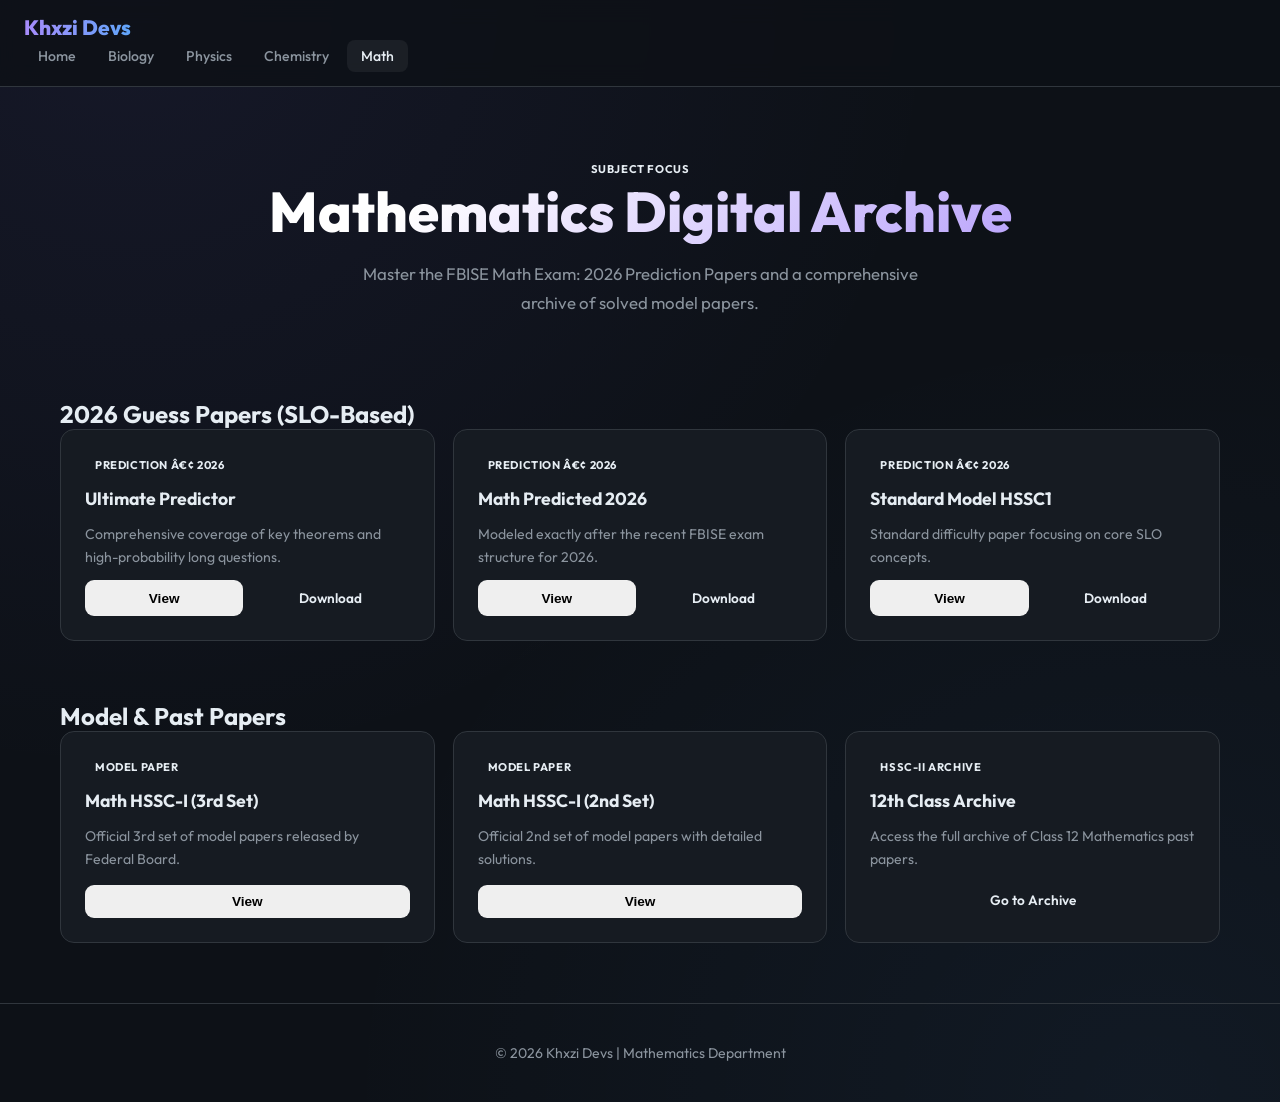
<file: math.html>
﻿<!DOCTYPE html>
<html lang="en">
<head>
    <meta charset="UTF-8">
    <meta name="viewport" content="width=device-width, initial-scale=1.0">
    <title>Mathematics Archive | Khxzi Devs</title>
    <link rel="stylesheet" href="assets/css/style.css">
    <link rel="preconnect" href="https://fonts.googleapis.com">
    <link href="https://fonts.googleapis.com/css2?family=Outfit:wght@300;400;600;800&display=swap" rel="stylesheet">
  <link rel="icon" type="image/svg+xml" href="assets/logo.svg">
</head>
<body>
    <nav>
        <div class="nav-container">
            <a href="index.html" class="logo">Khxzi Devs</a>
            <div class="nav-links">
                <a href="index.html">Home</a>
                <a href="biology.html">Biology</a>
                <a href="physics.html">Physics</a>
                <a href="chemistry.html">Chemistry</a>
                <a href="math.html" class="active">Math</a>
            </div>
        </div>
    </nav>

    <main class="container">
        <header class="hero animate-up">
            <span class="card-tag">Subject Focus</span>
            <h1>Mathematics Digital Archive</h1>
            <p>Master the FBISE Math Exam: 2026 Prediction Papers and a comprehensive archive of solved model papers.</p>
        </header>

        <section class="animate-up">
            <h2>2026 Guess Papers (SLO-Based)</h2>
            <div class="grid">
                <!-- Math Ultimate -->
                <div class="card">
                    <span class="card-tag">Prediction â€¢ 2026</span>
                    <h3>Ultimate Predictor</h3>
                    <p>Comprehensive coverage of key theorems and high-probability long questions.</p>
                    <div class="card-actions">
                        <button class="btn btn-primary" onclick="viewPDF('papers/FBISE_Math_HSSC1_Ultimate_2026.pdf')">View</button>
                        <a href="papers/FBISE_Math_HSSC1_Ultimate_2026.pdf" download class="btn btn-outline">Download</a>
                    </div>
                </div>

                <!-- Math Realistic -->
                <div class="card">
                    <span class="card-tag">Prediction â€¢ 2026</span>
                    <h3>Math Predicted 2026</h3>
                    <p>Modeled exactly after the recent FBISE exam structure for 2026.</p>
                    <div class="card-actions">
                        <button class="btn btn-primary" onclick="viewPDF('papers/FBISE_HSSC1_Math_Predicted_2026.pdf')">View</button>
                        <a href="papers/FBISE_HSSC1_Math_Predicted_2026.pdf" download class="btn btn-outline">Download</a>
                    </div>
                </div>

                <!-- Math Standard -->
                <div class="card">
                    <span class="card-tag">Prediction â€¢ 2026</span>
                    <h3>Standard Model HSSC1</h3>
                    <p>Standard difficulty paper focusing on core SLO concepts.</p>
                    <div class="card-actions">
                        <button class="btn btn-primary" onclick="viewPDF('papers/FBISE_Math_HSSC1_2026.pdf')">View</button>
                        <a href="papers/FBISE_Math_HSSC1_2026.pdf" download class="btn btn-outline">Download</a>
                    </div>
                </div>
            </div>
        </section>

        <section style="margin-top: 60px;" class="animate-up">
            <h2>Model & Past Papers</h2>
            <div class="grid">
                <div class="card">
                    <span class="card-tag">Model Paper</span>
                    <h3>Math HSSC-I (3rd Set)</h3>
                    <p>Official 3rd set of model papers released by Federal Board.</p>
                    <div class="card-actions">
                        <button class="btn btn-primary" onclick="viewPDF('papers/Mathematics HSSC-I_(3rd Set).pdf')">View</button>
                    </div>
                </div>
                <div class="card">
                    <span class="card-tag">Model Paper</span>
                    <h3>Math HSSC-I (2nd Set)</h3>
                    <p>Official 2nd set of model papers with detailed solutions.</p>
                    <div class="card-actions">
                        <button class="btn btn-primary" onclick="viewPDF('papers/Mathematics HSSC-I (2nd Set).pdf')">View</button>
                    </div>
                </div>
                <div class="card">
                    <span class="card-tag">HSSC-II Archive</span>
                    <h3>12th Class Archive</h3>
                    <p>Access the full archive of Class 12 Mathematics past papers.</p>
                    <a href="https://pastpapersfbise.com/federal-board-12th-class-slo-past-papers/" target="_blank" class="btn btn-outline">Go to Archive</a>
                </div>
            </div>
        </section>
    </main>

    <div class="viewer-overlay" id="viewer">
        <div class="viewer-header">
            <h3 id="viewer-title">PDF Viewer</h3>
            <button class="btn btn-primary" style="max-width: 100px;" onclick="closeViewer()">Close</button>
        </div>
        <div class="viewer-content">
            <iframe id="pdf-frame"></iframe>
        </div>
    </div>

    <footer>
        <p>&copy; 2026 Khxzi Devs | Mathematics Department</p>
    </footer>

    <script src="assets/js/main.js"></script>
</body>
</html>
</file>
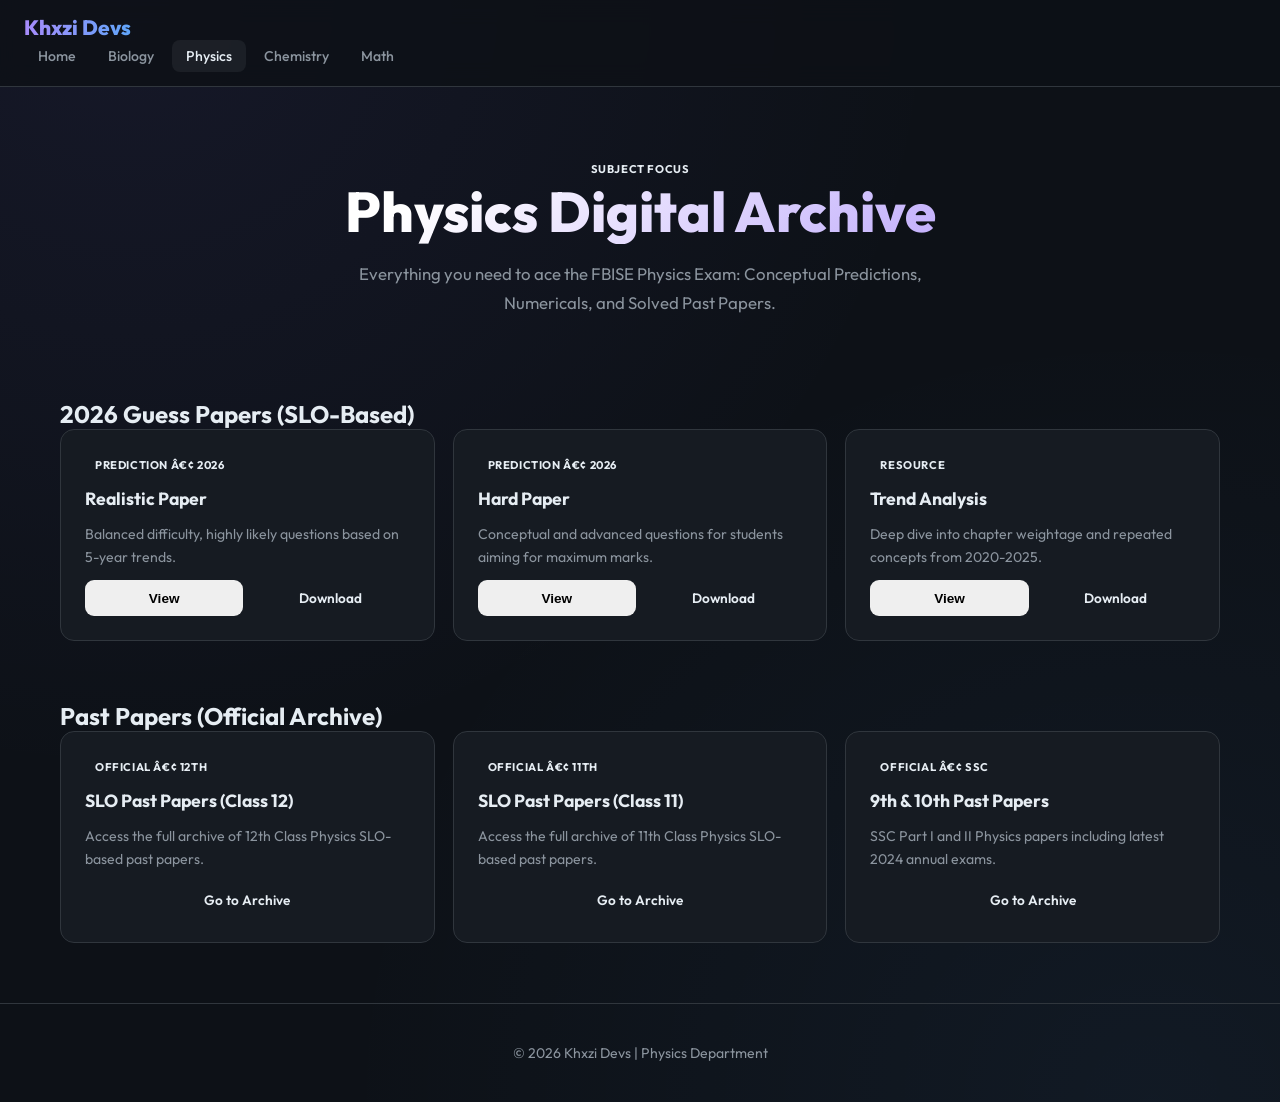
<file: physics.html>
﻿<!DOCTYPE html>
<html lang="en">
<head>
    <meta charset="UTF-8">
    <meta name="viewport" content="width=device-width, initial-scale=1.0">
    <title>Physics Archive | Khxzi Devs</title>
    <link rel="stylesheet" href="assets/css/style.css">
    <link rel="preconnect" href="https://fonts.googleapis.com">
    <link href="https://fonts.googleapis.com/css2?family=Outfit:wght@300;400;600;800&display=swap" rel="stylesheet">
  <link rel="icon" type="image/svg+xml" href="assets/logo.svg">
</head>
<body>
    <nav>
        <div class="nav-container">
            <a href="index.html" class="logo">Khxzi Devs</a>
            <div class="nav-links">
                <a href="index.html">Home</a>
                <a href="biology.html">Biology</a>
                <a href="physics.html" class="active">Physics</a>
                <a href="chemistry.html">Chemistry</a>
                <a href="math.html">Math</a>
            </div>
        </div>
    </nav>

    <main class="container">
        <header class="hero animate-up">
            <span class="card-tag">Subject Focus</span>
            <h1>Physics Digital Archive</h1>
            <p>Everything you need to ace the FBISE Physics Exam: Conceptual Predictions, Numericals, and Solved Past Papers.</p>
        </header>

        <section class="animate-up">
            <h2>2026 Guess Papers (SLO-Based)</h2>
            <div class="grid">
                <!-- Realistic -->
                <div class="card">
                    <span class="card-tag">Prediction â€¢ 2026</span>
                    <h3>Realistic Paper</h3>
                    <p>Balanced difficulty, highly likely questions based on 5-year trends.</p>
                    <div class="card-actions">
                        <button class="btn btn-primary" onclick="viewPDF('papers/FBISE_Biology_2026_Realistic_Paper.pdf')">View</button>
                        <a href="papers/FBISE_Biology_2026_Realistic_Paper.pdf" download class="btn btn-outline">Download</a>
                    </div>
                </div>

                <!-- Hard -->
                <div class="card">
                    <span class="card-tag">Prediction â€¢ 2026</span>
                    <h3>Hard Paper</h3>
                    <p>Conceptual and advanced questions for students aiming for maximum marks.</p>
                    <div class="card-actions">
                        <button class="btn btn-primary" onclick="viewPDF('papers/FBISE_Biology_2026_Hard_Paper.pdf')">View</button>
                        <a href="papers/FBISE_Biology_2026_Hard_Paper.pdf" download class="btn btn-outline">Download</a>
                    </div>
                </div>

                <!-- Analysis -->
                <div class="card">
                    <span class="card-tag">Resource</span>
                    <h3>Trend Analysis</h3>
                    <p>Deep dive into chapter weightage and repeated concepts from 2020-2025.</p>
                    <div class="card-actions">
                        <button class="btn btn-primary" onclick="viewPDF('papers/FBISE_Biology_2026_Analysis_Report.pdf')">View</button>
                        <a href="papers/FBISE_Biology_2026_Analysis_Report.pdf" download class="btn btn-outline">Download</a>
                    </div>
                </div>
            </div>
        </section>

        <section style="margin-top: 60px;" class="animate-up">
            <h2>Past Papers (Official Archive)</h2>
            <div class="grid">
                <div class="card">
                    <span class="card-tag">Official â€¢ 12th</span>
                    <h3>SLO Past Papers (Class 12)</h3>
                    <p>Access the full archive of 12th Class Physics SLO-based past papers.</p>
                    <a href="https://pastpapersfbise.com/fbise-slo-model-papers-for-class-12/" target="_blank" class="btn btn-outline">Go to Archive</a>
                </div>
                <div class="card">
                    <span class="card-tag">Official â€¢ 11th</span>
                    <h3>SLO Past Papers (Class 11)</h3>
                    <p>Access the full archive of 11th Class Physics SLO-based past papers.</p>
                    <a href="https://pastpapersfbise.com/fbise-slo-model-papers-hssc-1-latest/" target="_blank" class="btn btn-outline">Go to Archive</a>
                </div>
                <div class="card">
                    <span class="card-tag">Official â€¢ SSC</span>
                    <h3>9th & 10th Past Papers</h3>
                    <p>SSC Part I and II Physics papers including latest 2024 annual exams.</p>
                    <a href="https://pastpapersfbise.com/fbise-physics-past-paper-2018-class-10/" target="_blank" class="btn btn-outline">Go to Archive</a>
                </div>
            </div>
        </section>
    </main>

    <div class="viewer-overlay" id="viewer">
        <div class="viewer-header">
            <h3 id="viewer-title">PDF Viewer</h3>
            <button class="btn btn-primary" style="max-width: 100px;" onclick="closeViewer()">Close</button>
        </div>
        <div class="viewer-content">
            <iframe id="pdf-frame"></iframe>
        </div>
    </div>

    <footer>
        <p>&copy; 2026 Khxzi Devs | Physics Department</p>
    </footer>

    <script src="assets/js/main.js"></script>
</body>
</html>
</file>
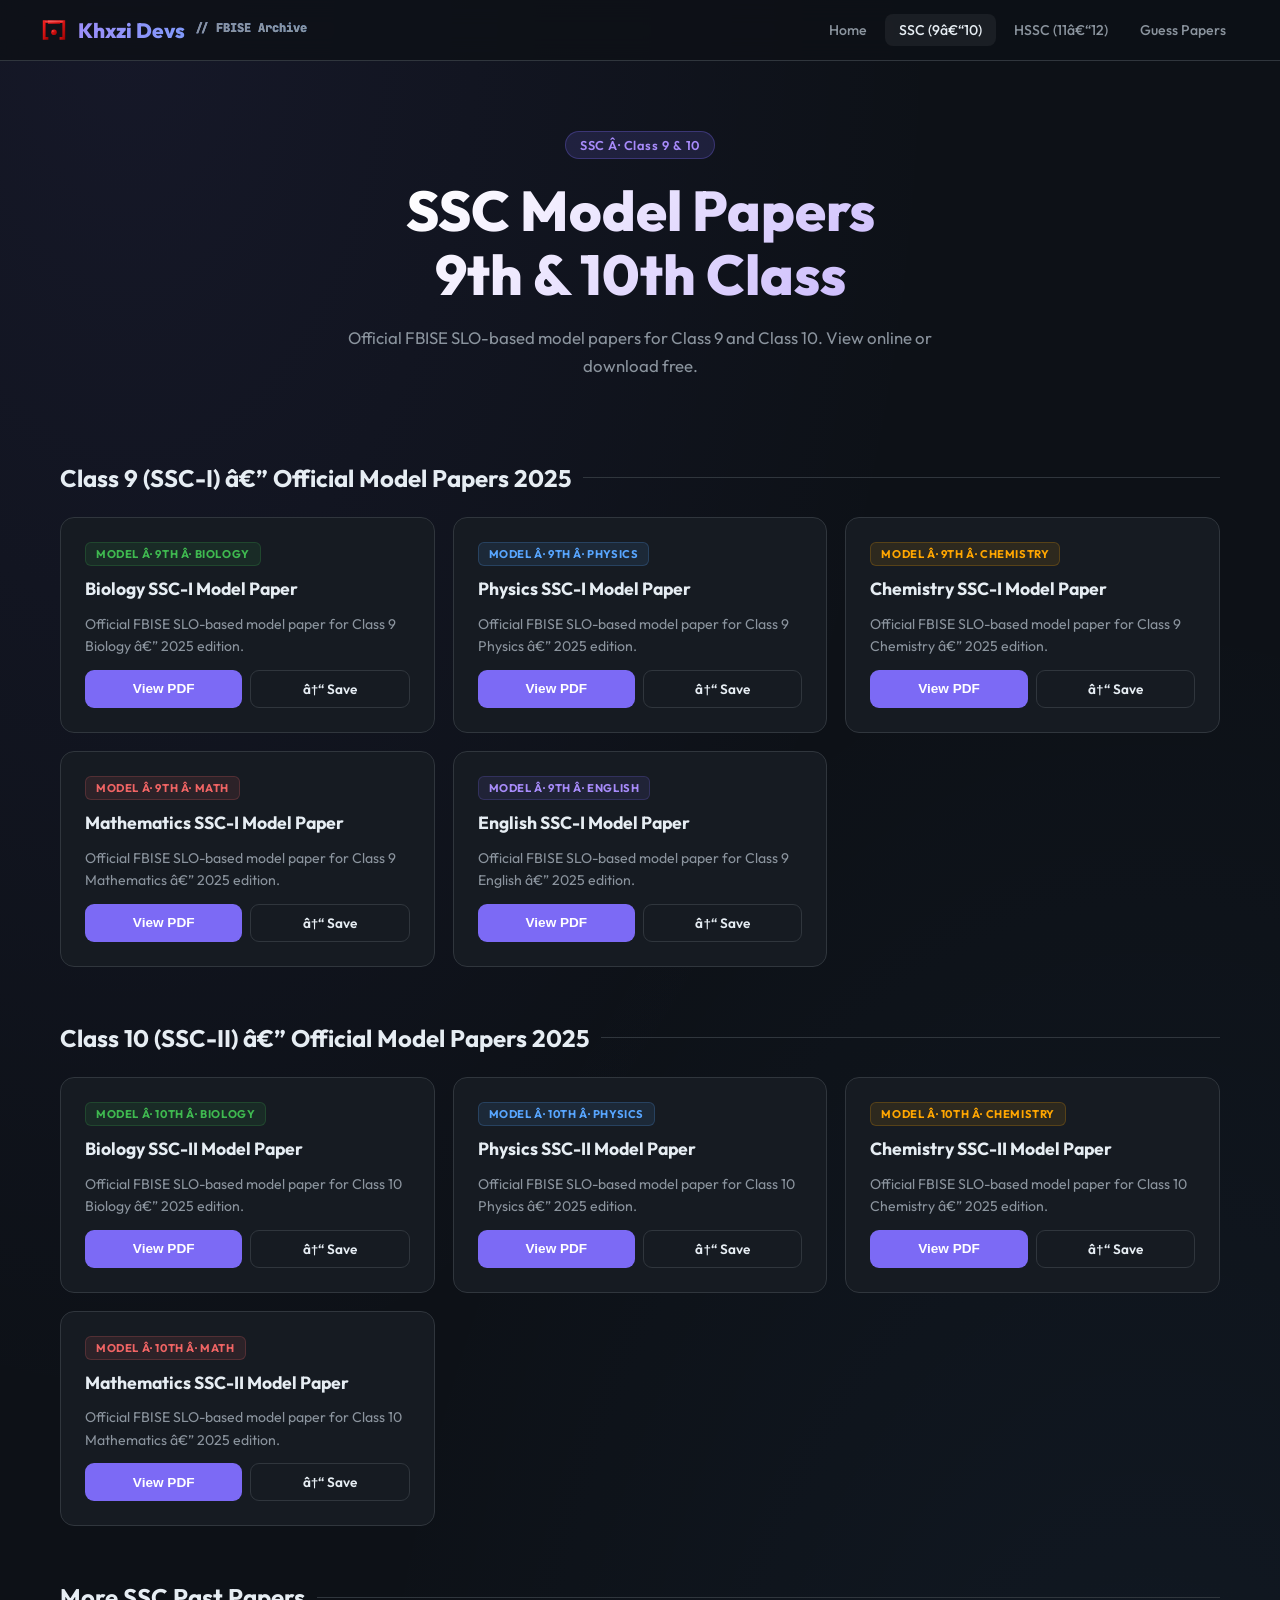
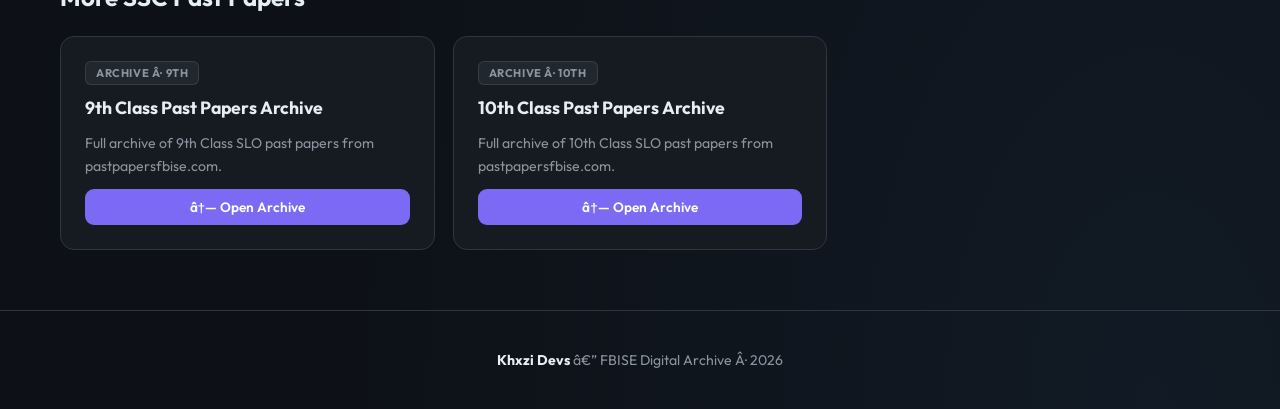
<file: ssc.html>
﻿<!DOCTYPE html>
<html lang="en">
<head>
<meta charset="UTF-8">
<meta name="viewport" content="width=device-width, initial-scale=1.0">
<meta name="description" content="FBISE SSC 9th and 10th Class SLO Model Papers 2025 â€” Biology, Physics, Chemistry, Math. Free download and live viewer.">
<title>SSC 9th & 10th Papers | Khxzi Devs FBISE Archive</title>
<link rel="stylesheet" href="assets/css/style.css">
  <link rel="icon" type="image/svg+xml" href="assets/logo.svg">
</head>
<body>
<nav>
  <div class="nav-inner">
    <a href="index.html" class="logo" style="display:flex;align-items:center;gap:10px;"><img src="assets/logo.svg" alt="Logo" style="height:28px;">Khxzi Devs<span>// FBISE Archive</span></a>
    <div class="nav-links" id="navLinks">
      <a href="index.html">Home</a>
      <a href="ssc.html" class="active">SSC (9â€“10)</a>
      <a href="hssc.html">HSSC (11â€“12)</a>
      <a href="guess.html">Guess Papers</a>
    </div>
    <button class="hamburger" id="hamburger">â˜°</button>
  </div>
</nav>
<section class="hero fade-up">
  <div class="hero-badge">SSC Â· Class 9 & 10</div>
  <h1>SSC Model Papers<br>9th &amp; 10th Class</h1>
  <p>Official FBISE SLO-based model papers for Class 9 and Class 10. View online or download free.</p>
</section>
<main class="container">
  <h2 class="section-title">Class 9 (SSC-I) â€” Official Model Papers 2025</h2>
  <div class="grid">
    <div class="card">
      <span class="card-tag tag-bio">Model Â· 9th Â· Biology</span>
      <h3>Biology SSC-I Model Paper</h3>
      <p>Official FBISE SLO-based model paper for Class 9 Biology â€” 2025 edition.</p>
      <div class="card-actions">
        <button class="btn btn-view" onclick="viewPDF('papers/Biology_SSC-I_Model_2025.pdf','Biology SSC-I 2025')">View PDF</button>
        <a class="btn btn-dl" href="papers/Biology_SSC-I_Model_2025.pdf" download>â†“ Save</a>
      </div>
    </div>
    <div class="card">
      <span class="card-tag tag-phy">Model Â· 9th Â· Physics</span>
      <h3>Physics SSC-I Model Paper</h3>
      <p>Official FBISE SLO-based model paper for Class 9 Physics â€” 2025 edition.</p>
      <div class="card-actions">
        <button class="btn btn-view" onclick="viewPDF('papers/Physics_SSC-I_Model_2025.pdf','Physics SSC-I 2025')">View PDF</button>
        <a class="btn btn-dl" href="papers/Physics_SSC-I_Model_2025.pdf" download>â†“ Save</a>
      </div>
    </div>
    <div class="card">
      <span class="card-tag tag-che">Model Â· 9th Â· Chemistry</span>
      <h3>Chemistry SSC-I Model Paper</h3>
      <p>Official FBISE SLO-based model paper for Class 9 Chemistry â€” 2025 edition.</p>
      <div class="card-actions">
        <button class="btn btn-view" onclick="viewPDF('papers/Chemistry_SSC-I_Model_2025.pdf','Chemistry SSC-I 2025')">View PDF</button>
        <a class="btn btn-dl" href="papers/Chemistry_SSC-I_Model_2025.pdf" download>â†“ Save</a>
      </div>
    </div>
    <div class="card">
      <span class="card-tag tag-mat">Model Â· 9th Â· Math</span>
      <h3>Mathematics SSC-I Model Paper</h3>
      <p>Official FBISE SLO-based model paper for Class 9 Mathematics â€” 2025 edition.</p>
      <div class="card-actions">
        <button class="btn btn-view" onclick="viewPDF('papers/Math_SSC-I_Model_2025.pdf','Math SSC-I 2025')">View PDF</button>
        <a class="btn btn-dl" href="papers/Math_SSC-I_Model_2025.pdf" download>â†“ Save</a>
      </div>
    </div>
    <div class="card">
      <span class="card-tag tag-gen">Model Â· 9th Â· English</span>
      <h3>English SSC-I Model Paper</h3>
      <p>Official FBISE SLO-based model paper for Class 9 English â€” 2025 edition.</p>
      <div class="card-actions">
        <button class="btn btn-view" onclick="viewPDF('papers/English_SSC-I_Model_2025.pdf','English SSC-I 2025')">View PDF</button>
        <a class="btn btn-dl" href="papers/English_SSC-I_Model_2025.pdf" download>â†“ Save</a>
      </div>
    </div>
  </div>

  <h2 class="section-title" style="margin-top:56px">Class 10 (SSC-II) â€” Official Model Papers 2025</h2>
  <div class="grid">
    <div class="card">
      <span class="card-tag tag-bio">Model Â· 10th Â· Biology</span>
      <h3>Biology SSC-II Model Paper</h3>
      <p>Official FBISE SLO-based model paper for Class 10 Biology â€” 2025 edition.</p>
      <div class="card-actions">
        <button class="btn btn-view" onclick="viewPDF('papers/Biology_SSC-II_Model_2025.pdf','Biology SSC-II 2025')">View PDF</button>
        <a class="btn btn-dl" href="papers/Biology_SSC-II_Model_2025.pdf" download>â†“ Save</a>
      </div>
    </div>
    <div class="card">
      <span class="card-tag tag-phy">Model Â· 10th Â· Physics</span>
      <h3>Physics SSC-II Model Paper</h3>
      <p>Official FBISE SLO-based model paper for Class 10 Physics â€” 2025 edition.</p>
      <div class="card-actions">
        <button class="btn btn-view" onclick="viewPDF('papers/Physics_SSC-II_Model_2025.pdf','Physics SSC-II 2025')">View PDF</button>
        <a class="btn btn-dl" href="papers/Physics_SSC-II_Model_2025.pdf" download>â†“ Save</a>
      </div>
    </div>
    <div class="card">
      <span class="card-tag tag-che">Model Â· 10th Â· Chemistry</span>
      <h3>Chemistry SSC-II Model Paper</h3>
      <p>Official FBISE SLO-based model paper for Class 10 Chemistry â€” 2025 edition.</p>
      <div class="card-actions">
        <button class="btn btn-view" onclick="viewPDF('papers/Chemistry_SSC-II_Model_2025.pdf','Chemistry SSC-II 2025')">View PDF</button>
        <a class="btn btn-dl" href="papers/Chemistry_SSC-II_Model_2025.pdf" download>â†“ Save</a>
      </div>
    </div>
    <div class="card">
      <span class="card-tag tag-mat">Model Â· 10th Â· Math</span>
      <h3>Mathematics SSC-II Model Paper</h3>
      <p>Official FBISE SLO-based model paper for Class 10 Mathematics â€” 2025 edition.</p>
      <div class="card-actions">
        <button class="btn btn-view" onclick="viewPDF('papers/Math_SSC-II_Model_2025.pdf','Math SSC-II 2025')">View PDF</button>
        <a class="btn btn-dl" href="papers/Math_SSC-II_Model_2025.pdf" download>â†“ Save</a>
      </div>
    </div>
  </div>

  <h2 class="section-title" style="margin-top:56px">More SSC Past Papers</h2>
  <div class="grid">
    <div class="card">
      <span class="card-tag tag-arc">Archive Â· 9th</span>
      <h3>9th Class Past Papers Archive</h3>
      <p>Full archive of 9th Class SLO past papers from pastpapersfbise.com.</p>
      <div class="card-actions">
        <a class="btn btn-view" href="https://pastpapersfbise.com/fbise-9th-class-past-papers/" target="_blank">â†— Open Archive</a>
      </div>
    </div>
    <div class="card">
      <span class="card-tag tag-arc">Archive Â· 10th</span>
      <h3>10th Class Past Papers Archive</h3>
      <p>Full archive of 10th Class SLO past papers from pastpapersfbise.com.</p>
      <div class="card-actions">
        <a class="btn btn-view" href="https://pastpapersfbise.com/federal-board-10th-class-slo-past-papers/" target="_blank">â†— Open Archive</a>
      </div>
    </div>
  </div>
</main>

<div id="viewer">
  <div class="viewer-bar">
    <h3 id="viewer-title">PDF Viewer</h3>
    <div class="viewer-actions">
      <a id="viewer-dl" class="btn btn-dl" download style="padding:8px 14px;text-decoration:none">â†“ Download</a>
      <button class="btn btn-view" onclick="closeViewer()" style="max-width:90px;flex:none">âœ• Close</button>
    </div>
  </div>
  <iframe class="viewer-iframe" id="viewer-iframe" src="about:blank"></iframe>
</div>

<footer>
  <p><strong>Khxzi Devs</strong> â€” FBISE Digital Archive Â· 2026</p>
</footer>
<script src="assets/js/main.js"></script>
</body>
</html>
</file>
<file: assets/css/style.css>
@import url('https://fonts.googleapis.com/css2?family=Outfit:wght@300;400;600;800&family=JetBrains+Mono:wght@500&display=swap');

*{margin:0;padding:0;box-sizing:border-box}
:root{
  --bg:#0d1117;--card:#161b22;--card2:#21262d;
  --primary:#7c6af5;--accent:#58a6ff;--green:#3fb950;
  --text:#e6edf3;--dim:#8b949e;--border:#30363d;
  --radius:14px;
}

html{scroll-behavior:smooth}
body{background:var(--bg);color:var(--text);font-family:'Outfit',sans-serif;min-height:100vh;
  background-image:radial-gradient(ellipse at 10% 0%,rgba(124,106,245,.08) 0,transparent 50%),
    radial-gradient(ellipse at 90% 100%,rgba(88,166,255,.06) 0,transparent 50%)}

a{text-decoration:none;color:inherit}

/* ─── NAV ─── */
nav{position:sticky;top:0;z-index:900;
  background:rgba(13,17,23,.85);backdrop-filter:blur(12px);
  border-bottom:1px solid var(--border);padding:14px 24px}
.nav-inner{max-width:1200px;margin:0 auto;display:flex;align-items:center;justify-content:space-between;gap:16px}
.logo{font-size:1.3rem;font-weight:800;
  background:linear-gradient(90deg,#a78bfa,#60a5fa);-webkit-background-clip:text;-webkit-text-fill-color:transparent}
.logo span{font-family:'JetBrains Mono',monospace;font-size:.75rem;-webkit-text-fill-color:#8b949e;display:block;margin-top:-4px}
.nav-links{display:flex;gap:4px}
.nav-links a{padding:7px 14px;border-radius:8px;color:var(--dim);font-size:.88rem;font-weight:500;transition:.2s}
.nav-links a:hover,.nav-links a.active{color:var(--text);background:rgba(255,255,255,.06)}
.hamburger{display:none;background:none;border:none;color:var(--text);font-size:1.5rem;cursor:pointer}

/* ─── HERO ─── */
.hero{text-align:center;padding:70px 20px 50px}
.hero-badge{display:inline-block;background:rgba(124,106,245,.15);border:1px solid rgba(124,106,245,.3);
  color:#a78bfa;padding:5px 14px;border-radius:100px;font-size:.8rem;font-weight:600;letter-spacing:.5px;margin-bottom:20px}
.hero h1{font-size:clamp(2rem,5vw,3.5rem);font-weight:800;line-height:1.15;margin-bottom:16px;
  background:linear-gradient(135deg,#fff 30%,#a78bfa);-webkit-background-clip:text;-webkit-text-fill-color:transparent}
.hero p{color:var(--dim);max-width:600px;margin:0 auto 32px;font-size:1.05rem;line-height:1.7}
.hero-stats{display:flex;gap:40px;justify-content:center;flex-wrap:wrap}
.stat{text-align:center}.stat-n{font-size:2rem;font-weight:800;color:#a78bfa}.stat-l{font-size:.8rem;color:var(--dim)}

/* ─── SECTION ─── */
.container{max-width:1200px;margin:0 auto;padding:0 20px 60px}
.section-title{font-size:1.5rem;font-weight:700;margin-bottom:24px;display:flex;align-items:center;gap:12px}
.section-title::after{content:'';height:1px;flex:1;background:var(--border)}

/* ─── GRID / CARDS ─── */
.grid{display:grid;grid-template-columns:repeat(auto-fill,minmax(300px,1fr));gap:18px}
.card{background:var(--card);border:1px solid var(--border);border-radius:var(--radius);
  padding:24px;display:flex;flex-direction:column;gap:12px;
  transition:transform .25s,border-color .25s,box-shadow .25s}
.card:hover{transform:translateY(-5px);border-color:var(--primary);
  box-shadow:0 12px 30px rgba(0,0,0,.4),0 0 0 1px rgba(124,106,245,.2)}
.card-tag{font-size:.7rem;font-weight:700;text-transform:uppercase;letter-spacing:.6px;
  padding:4px 10px;border-radius:6px;display:inline-block;width:fit-content}
.tag-bio{background:rgba(63,185,80,.1);color:#3fb950;border:1px solid rgba(63,185,80,.2)}
.tag-phy{background:rgba(88,166,255,.1);color:#58a6ff;border:1px solid rgba(88,166,255,.2)}
.tag-che{background:rgba(255,166,0,.1);color:#ffa600;border:1px solid rgba(255,166,0,.2)}
.tag-mat{background:rgba(240,100,100,.1);color:#f06464;border:1px solid rgba(240,100,100,.2)}
.tag-gen{background:rgba(124,106,245,.1);color:#a78bfa;border:1px solid rgba(124,106,245,.2)}
.tag-arc{background:rgba(139,148,158,.1);color:#8b949e;border:1px solid rgba(139,148,158,.2)}
.card h3{font-size:1.1rem;font-weight:700;color:var(--text);line-height:1.3}
.card p{color:var(--dim);font-size:.88rem;line-height:1.6;flex:1}
.card-actions{display:flex;gap:8px;margin-top:auto}

/* ─── BUTTONS ─── */
.btn{padding:9px 16px;border-radius:9px;font-size:.85rem;font-weight:600;cursor:pointer;
  border:none;transition:.2s;text-align:center;flex:1;display:block}
.btn-view{background:var(--primary);color:#fff}
.btn-view:hover{background:#6355d6;filter:brightness(1.1)}
.btn-dl{background:transparent;border:1px solid var(--border);color:var(--text)}
.btn-dl:hover{border-color:var(--accent);color:var(--accent)}
.btn-ext{background:transparent;border:1px solid var(--border);color:var(--dim);display:flex;align-items:center;justify-content:center;gap:6px}
.btn-ext:hover{border-color:var(--text);color:var(--text)}

/* ─── FILTERS ─── */
.filters{display:flex;gap:8px;flex-wrap:wrap;margin-bottom:28px}
.filter-btn{background:var(--card);border:1px solid var(--border);color:var(--dim);
  padding:7px 16px;border-radius:8px;cursor:pointer;font-size:.85rem;font-weight:500;transition:.2s}
.filter-btn.active,.filter-btn:hover{color:var(--text);border-color:var(--primary);background:rgba(124,106,245,.1)}

/* ─── VIEWER ─── */
#viewer{position:fixed;inset:0;background:rgba(0,0,0,.96);z-index:1000;
  display:none;flex-direction:column}
.viewer-bar{display:flex;align-items:center;justify-content:space-between;padding:12px 20px;
  background:var(--card);border-bottom:1px solid var(--border);gap:12px}
.viewer-bar h3{font-size:.95rem;font-weight:600;overflow:hidden;text-overflow:ellipsis;white-space:nowrap;flex:1}
.viewer-actions{display:flex;gap:8px;flex-shrink:0}
.viewer-iframe{flex:1;width:100%;border:none}

/* ─── FOOTER ─── */
footer{border-top:1px solid var(--border);padding:40px 20px;text-align:center;color:var(--dim);font-size:.88rem}
footer strong{color:var(--text)}

/* ─── RESPONSIVE ─── */
@media(max-width:768px){
  .nav-links{display:none;flex-direction:column;position:absolute;top:100%;left:0;right:0;
    background:var(--card);border-bottom:1px solid var(--border);padding:8px}
  .nav-links.open{display:flex}
  .hamburger{display:block}
  .hero{padding:40px 16px 30px}
  .grid{grid-template-columns:1fr}
  .hero-stats{gap:24px}
}
@keyframes fadeUp{from{opacity:0;transform:translateY(20px)}to{opacity:1;transform:translateY(0)}}
.fade-up{animation:fadeUp .5s ease forwards}
</file>
